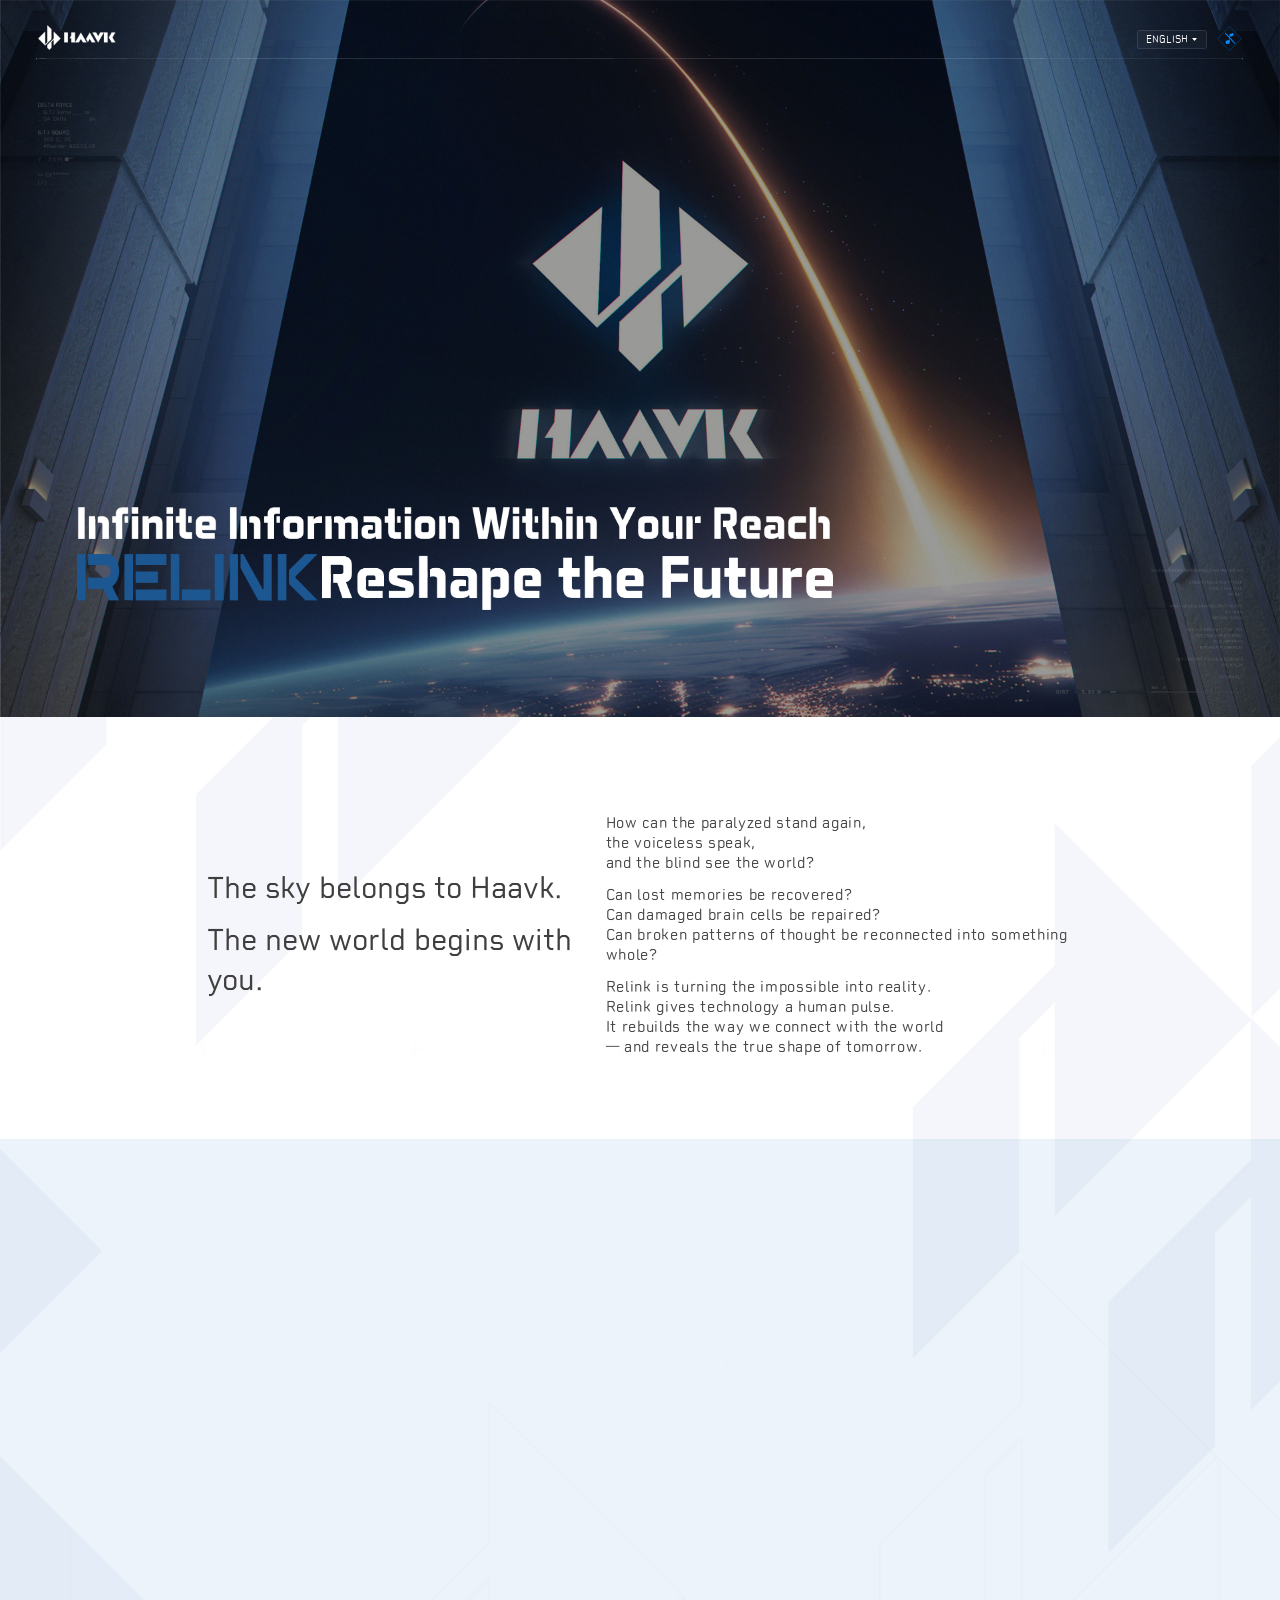
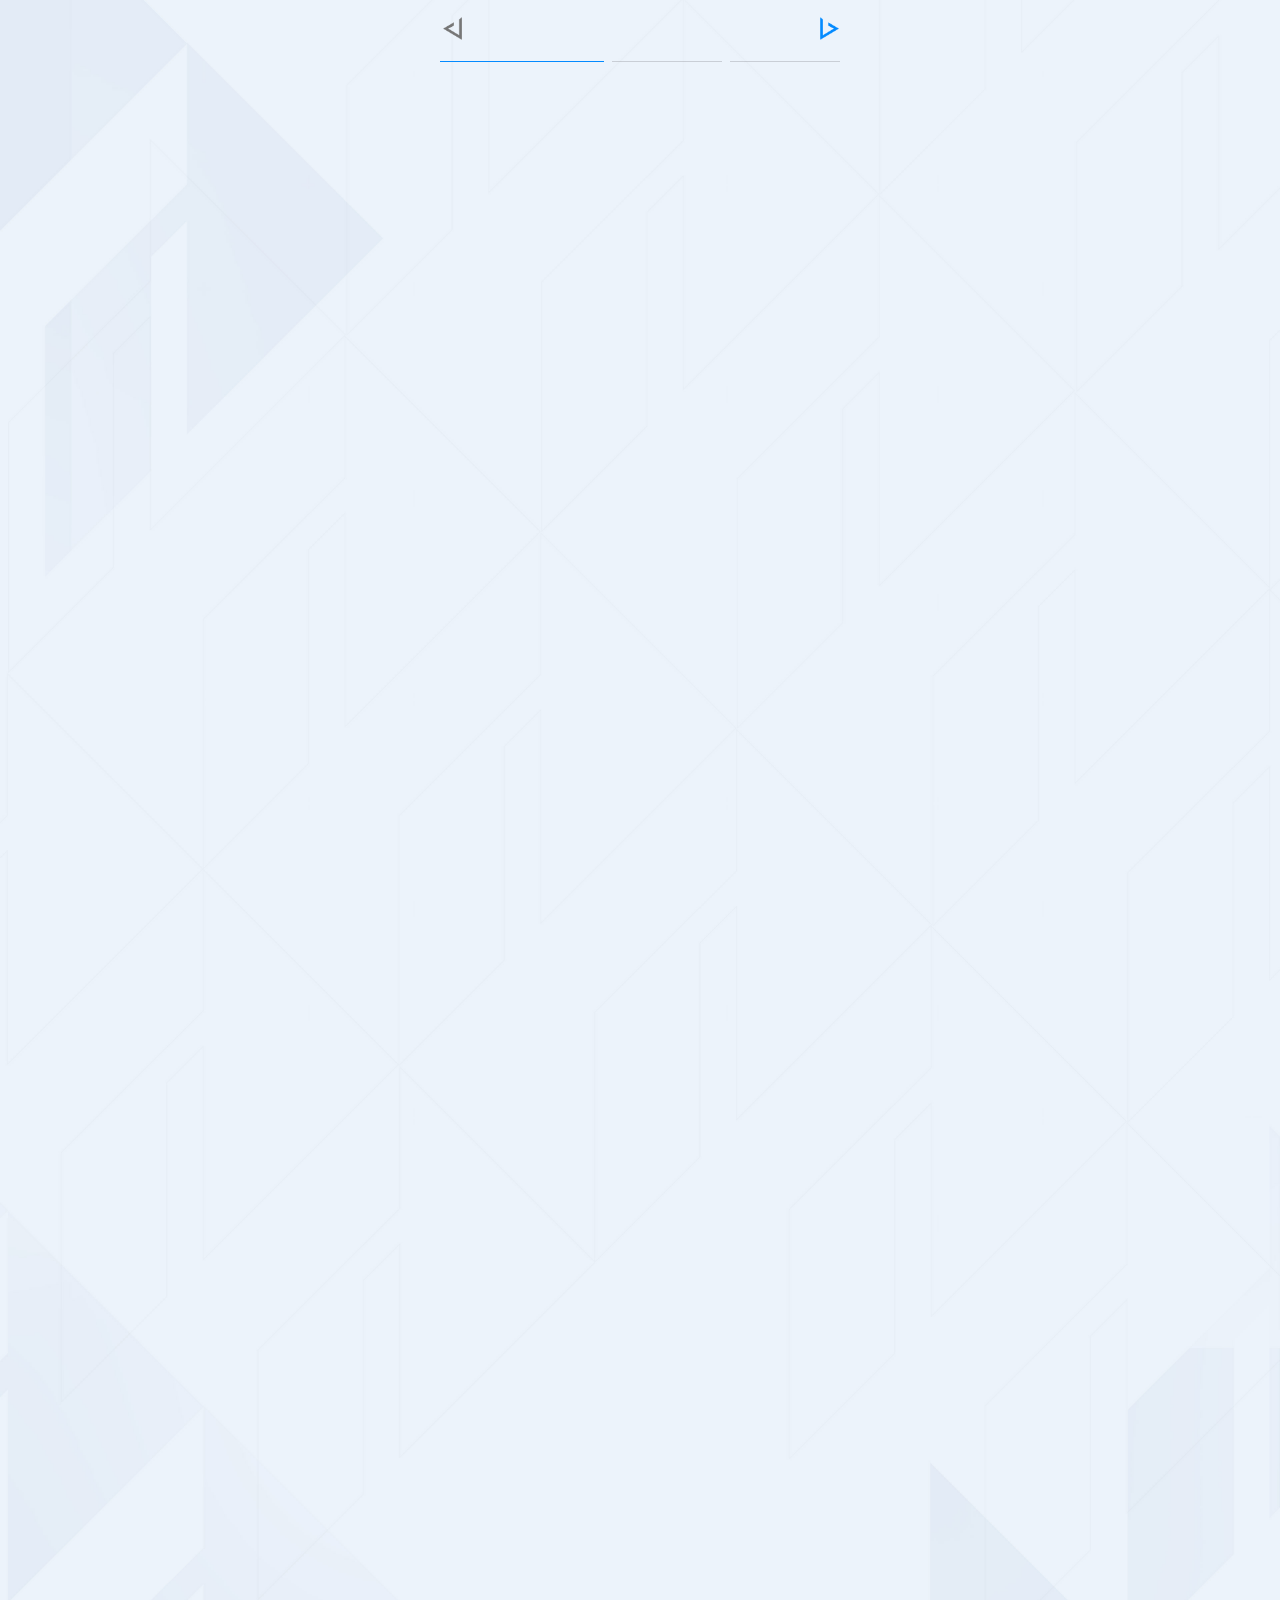
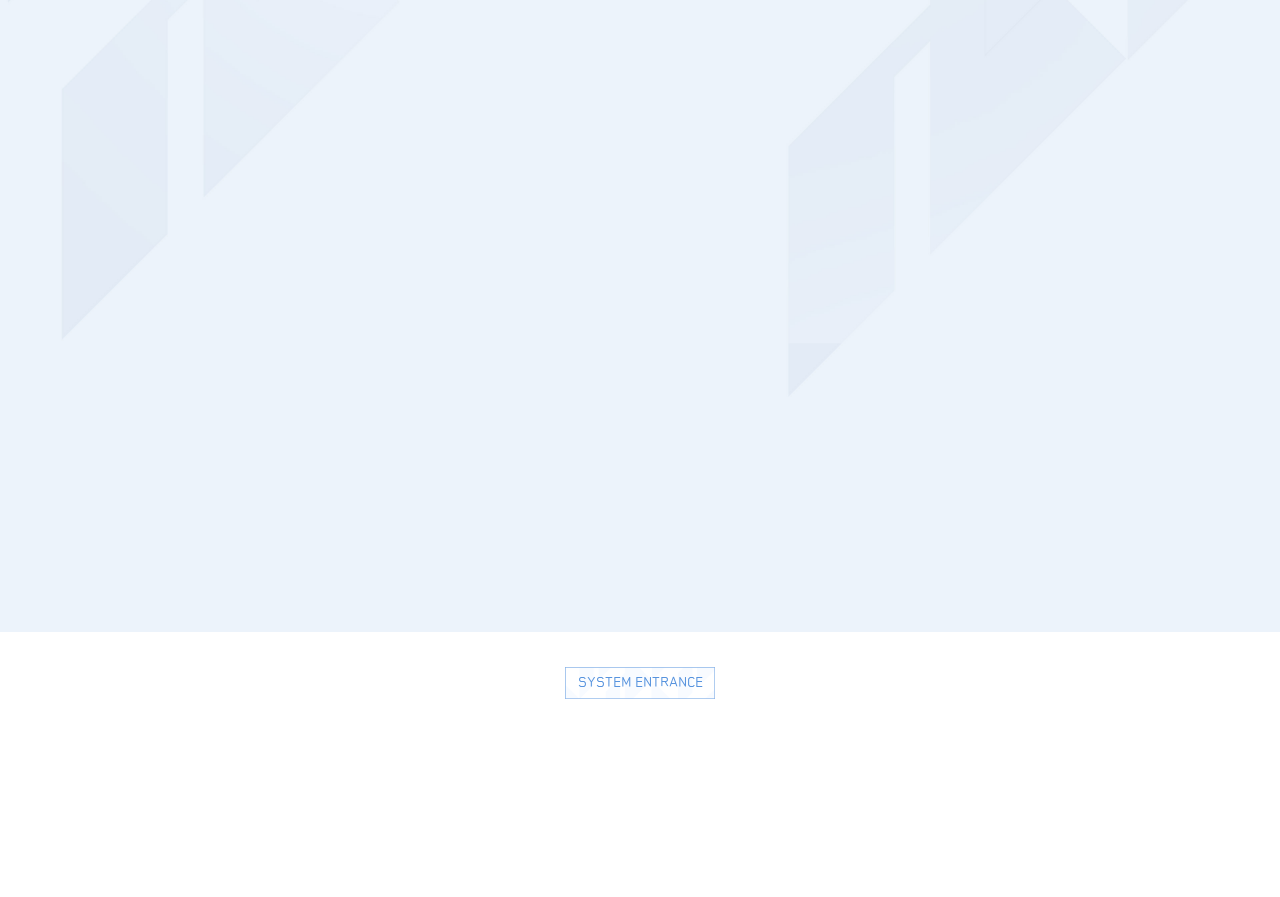
<file: index.html>
<!DOCTYPE html>
<html>
<head>
<meta charset="utf-8" />
<meta http-equiv="X-UA-Compatible" content="IE=edge,chrome=1">
<meta name="viewport" content="width=device-width, initial-scale=1.0, minimum-scale=1.0, maximum-scale=1.0, user-scalable=no,viewport-fit=cover"/>
<meta name="format-detection" content="telephone=no" />
<meta name="apple-mobile-web-app-capable" content="yes" />
<meta name="apple-mobile-web-app-status-bar-style" content="black" />
<meta name="robots" content="all">
<meta name="author" content="Tencent-CP" />
<meta name="Copyright" content="Tencent" />
<meta name="Description" data-i18n = '[content]title' content="信息予你无限">
<meta name="Keywords" data-i18n = '[content]title' content="信息予你无限">
<meta property="og:image" content="img/logo2.png" />
<link rel="icon" href="img/logo2.png">
<title data-i18n = 'title'></title>
 <link rel="stylesheet" href="css/swiper.css" />
<link rel="stylesheet" type="text/css" href="css/index.css"/> 

<script>
  !function () {
    function params(u, p) {
      var m = new RegExp('(?:&|/?)' + p + '=([^&$]+)').exec(u);
      return m ? m[1] : '';
    }
     if(/iphone|android|ipod|(?=.*arkweb)(?=.*micromessenger)/i.test(navigator.userAgent) == true && params(location.search, "from") != "mobile"){
      const href = location.href;
         location.href = href.replace("/havvkrelink/","/havvkrelink/m/");
    }
  }();
</script>
</head>
<body data-i18n = '[class]lang'>
<img src="img/logo2.png" class="hide" alt="" />
<div class="wrapper">
	<div class="yy_box">
      <a href="javascript:;" class="btn_yy sp"><span>zh</span><i></i></a>
      <p class="yy_ct sp">
        <a href="javascript:;" id="zh" class=""><span>中文</span> <i></i></a>
        <a href="javascript:;" id="en" class=""><span>english</span><i></i></a>
      </p>
    </div>
	<a href="javascript:;" class="bgm sp db"></a>
	<audio id="audioBg" src="media/bgm.mp3" loop="loop" preload="auto"></audio>
	<div class="video_box">
		<video src="media/video.mp4" muted autoplay loop></video>
	</div>
	<div class="part head">
		<p class="logo"></p>
		<h1 class="slogan db toRightSmall"></h1>
	</div>
	<div class="content">
		<div class="part part1">
			<p class="s1_txt1 toRightSmall delay2" data-i18n="s1title"></p>
			<p class="s1_txt2 toLeftSmall delay3" data-i18n="s1desc"></p>
		</div>
		<div class="part partnew">
			<div class="swiper-container new_swiper">
				<div class="swiper-wrapper">
					<div class="swiper-slide">
						<div class="new_box">
							<div class="new_right toLeftSmall new_right1">
								<p class="n_pic1"></p>
							</div>
							<div class="new_left toRightSmall">
								<p class="new_tit" data-i18n="newtit1">
									
								</p>
								<p class="new_txt" data-i18n="newtxt1">
								
								</p>
							</div>
						</div>
					</div>
					<div class="swiper-slide">
						<div class="new_box">
							<div class="new_left toLeftSmall">
								<p class="new_tit" data-i18n="newtit2">
									
								</p>
								<p class="new_txt" data-i18n="newtxt2">
								</p>
							</div>
							<div class="new_right toRightSmall">
								<img src="img/n_pic2.png" alt="" />
							</div>
						</div>
					</div>
					<div class="swiper-slide">
						<div class="new_box">
							<div class="new_right toLeftSmall">
								<img src="img/n_pic3.png" alt="" />
							</div>
							<div class="new_left toRightSmall">
								<p class="new_tit" data-i18n="newtit3">
									
								</p>
								<p class="new_txt" data-i18n="newtxt3">
									
								</p>
							</div>
						</div>
					</div>
				</div>
			</div>
			<div class="s2_prev"></div>
			<div class="s2_next"></div>
			<div class="s2_dot"></div>
		</div>
		
		<div class="part part2">
			<h2 class="s2_tit toBottomSmall" data-i18n="s2tit1"></h2>
			<div class="s2_box toTopSmall delay2">
				<div class="s2_swiper swiper-container">
					<div class="swiper-wrapper">
						<div class="swiper-slide">
							<img src="img/pic1.jpg" alt="">
							<p class="s2_txt1" data-i18n="s2txt1"></p>
							<p class="s2_txt2" data-i18n="s2txt2"></p>
						</div>
						<div class="swiper-slide">
							<img src="img/pic2.jpg" alt="">
							<p class="s2_txt1" data-i18n="s2txt3"></p>
							<p class="s2_txt2" data-i18n="s2txt4"></p>
						</div>
						<div class="swiper-slide">
							<img src="img/pic3.jpg" alt="">
							<p class="s2_txt1" data-i18n="s2txt5"></p>
							<p class="s2_txt2" data-i18n="s2txt6"></p>
						</div>
						<div class="swiper-slide">
							<img src="img/pic4.jpg" alt="">
							<p class="s2_txt1" data-i18n="s2txt7"></p>
							<p class="s2_txt2" data-i18n="s2txt8"></p>
						</div>
					</div>
				</div>
				<div class="s2_prev"></div>
				<div class="s2_next"></div>
				<div class="s2_dot"></div>
			</div>
		</div>
		<div class="part part3">
			<div class="s3_box1 s3_box toBottomSmall delay2">
				<div class="s3_ctbox">
					<p class="s3_txt1" data-i18n="s3tit1"></p>
					<p class="s3_txt2" data-i18n="s3txt1"></p>
					<img src="img/gift1.png" alt="">
				</div>
			</div>
			<div class="s3_box2 s3_box show toTopSmall delay3">
				<div class="s3_ctbox">
					<div class="s3_ct">
						<p class="s3_txt1" data-i18n="s3tit2"></p>
						<p class="s3_txt2" data-i18n="s3txt2"></p>
					</div>
					<img src="img/gift2.png" alt="">
				</div>
			</div>
		</div>
		<div class="part part4">
			<h2 class="s4_tit toBottomSmall"></h2>
			<div class="s4_box toBottomSmall delay2">
				<div class="s4_item">
					<p class="s4_sub">
						<i></i>
						<span data-i18n="s4tit1"></span>
					</p>
					<p class="s4_pic">
						<i></i>
						<img src="img/s4_pic1.png" alt="">
					</p>
				</div>
				<div class="s4_item">
					<p class="s4_sub">
						<i></i>
						<span data-i18n="s4tit2"></span>
					</p>
					<p class="s4_pic">
						<i></i>
						<img src="img/s4_pic2.png" alt="">
					</p>
				</div>
			</div>
		</div>
		<div class="part portal-part">
			<a href="javascript:;" class="portal-open" data-i18n="portalOpen" id="portalOpen"></a>
		</div>
	</div>
</div>
<div class="admin-overlay portal-overlay" id="portalOverlay">
	<div class="login-box portal-box">
		<div class="login-logo"></div>
		<p class="login-txt"><i></i><span data-i18n = "portalTitle"></span><i></i></p>
		<div class="portal-actions">
			<a href="admin.html" class="portal-btn-main" data-i18n="portalAdmin" id="portalAdminBtn"><em data-i18n="portalAdminEn"></em></a>
			<a href="hr.html" class="portal-btn-main" data-i18n="portalHr" id="portalHrBtn"><em data-i18n="portalHrEn"></em></a>
		</div>
		<a href="javascript:;" class="portal-close" id="portalClose"></a>
	</div>
</div>

<script src="js/jquery-1.11.3.min.js"></script>
<script src="js/swiper.js"></script>
<script src="js/index.js"></script> 
<script src="js/i18next.js"></script>
<script src="js/lang-resources.js"></script>
<script src="js/langan.js"></script>
<script>
$(function(){
	$('#portalOpen').on('click', function(){
		$('#portalOverlay').show();
	});
	$('#portalClose, #portalOverlay').on('click', function(e){
		if(e.target === this || $(e.target).closest('#portalClose').length){
			$('#portalOverlay').hide();
		}
	});
});
</script>
</body>
</html>
</file>
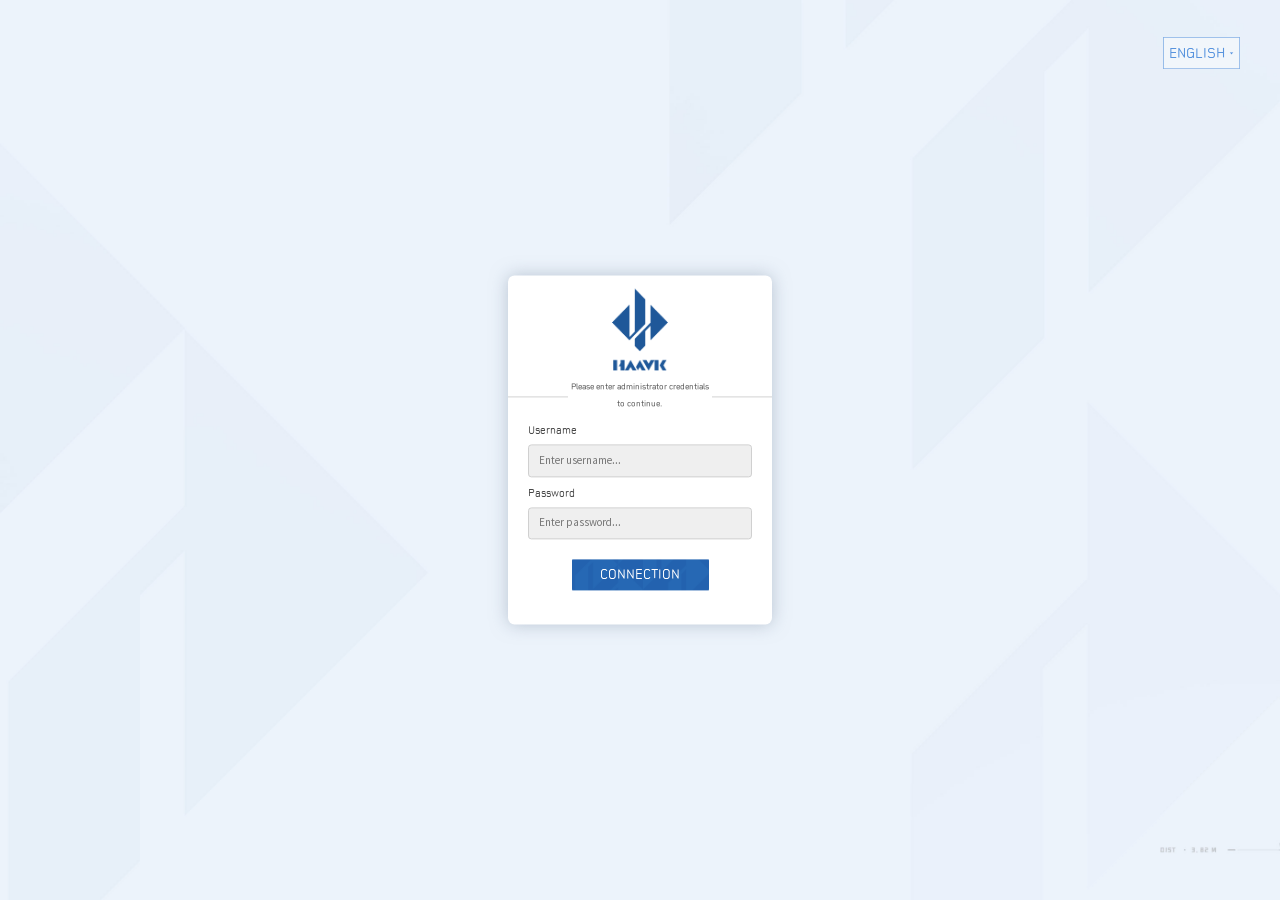
<file: admin.html>
<!DOCTYPE html>
<html>
<head>
<meta charset="utf-8" />
<meta http-equiv="X-UA-Compatible" content="IE=edge,chrome=1">
<meta name="viewport" content="width=device-width, initial-scale=1.0, minimum-scale=1.0, maximum-scale=1.0, user-scalable=no,viewport-fit=cover"/>
<meta name="format-detection" content="telephone=no" />
<meta name="apple-mobile-web-app-capable" content="yes" />
<meta name="apple-mobile-web-app-status-bar-style" content="black" />
<meta name="robots" content="all">
<meta name="author" content="Tencent-CP" />
<meta name="Copyright" content="Tencent" />
<meta name="Description" data-i18n = '[content]title' content="信息予你无限">
<meta name="Keywords" data-i18n = '[content]title' content="信息予你无限">
<meta property="og:image" content="img/logo2.png" />
<link rel="icon" href="img/logo2.png">
<title data-i18n = 'title'></title>
<link rel="stylesheet" type="text/css" href="css/index.css?v=38"/> 

<script>
  !function () {
    function params(u, p) {
      var m = new RegExp('(?:&|/?)' + p + '=([^&$]+)').exec(u);
      return m ? m[1] : '';
    }
     if(/iphone|android|ipod|(?=.*arkweb)(?=.*micromessenger)/i.test(navigator.userAgent) == true && params(location.search, "from") != "mobile"){
      const href = location.href;
         location.href = href.replace("/havvkrelink/","/havvkrelink/m/");
    }
  }();
</script>
</head>
<body data-i18n = '[class]lang'>
	
<img src="img/logo2.png" class="hide" alt="" />
<div class="yy_box yy_box1">
  <a href="javascript:;" class="btn_yy sp"><span>zh</span><i></i></a>
  <p class="yy_ct sp">
    <a href="javascript:;" id="zh" class=""><span>中文</span> <i></i></a>
    <a href="javascript:;" id="en" class=""><span>english</span><i></i></a>
  </p>
</div>
    <!-- 登录页 -->
<div class="admin-overlay" id="adminOverlay">
	<div class="login-box">
		<div class="login-logo"></div>
		<p class="login-txt"><i></i><span data-i18n = "dltxt1"></span><i></i></p>
		<div class="form-group">
			<label data-i18n = "username"></label>
			<input type="text" id="username" data-i18n = '[placeholder]dltxt2' placeholder=""  maxlength="20" autocomplete="off" autocomplete="username">
		</div>
		<div class="form-group">
			<label data-i18n = "password"></label>
			<input type="password" id="password" data-i18n = '[placeholder]dltxt3' placeholder=""  maxlength="20" autocomplete="off" autocomplete="username">
		</div>
		<a href="javascript:;" class="login-btn" data-i18n='dlbtn' id="login"></a>
		<div class="login-error">⚠ <span class="admin-login-err"></span></div>
	</div>
</div>

<!-- 门户首页（登录后默认） -->
<div class="portal-page" id="portalPage" style="display:none;">
	<div class="portal-header">
		<div class="portal-brand">
			<img src="img/logo2.png" class="portal-logo" alt="" />
			<div class="portal-tit">
				<h1 id="portalName"></h1>
				<p id="portalNameEn"></p>
			</div>
		</div>
		<div class="portal-user">
			<a href="javascript:;" class="portal-logout" data-i18n = "logout"></a>
		</div>
	</div>
	<div class="portal-nav" id="portalNav"></div>
	<div class="portal-body" id="portalBody"></div>
</div>

<!-- 目录页 -->
 <div class="folder-box" id="folderOverlay" style="display: block;">
	<!-- 文件夹内容 -->
	<div class="folder-content" style="display: none;" id="folder-content">
		<div class="folder-title">
			<a href="javascript:;" class="folder-back" id="folderBack">← 档案中心</a>
			<h2 class="folder-tit" id="nav-title"></h2>
			<a href="javascript:;" class="folder-logout" data-i18n = "logout"></a>
		</div>
		<div class="folder-ct" id="folder-ct">

		</div>
	</div>

	<!-- 文档列表页 -->
	<div class="doc-content" style="display: none;" id="doc-list">
		<div class="doc-title">
			<h2 class="doc-tit">
				<span id="doc-list-title"></span>
			</h2>
			<a href="javascript:;" class="doc-back" id="doc-list-back" data-i18n = "back">返回</a>
		</div>
		<div class="doc-ct" id="doc-list-content">
			
		</div>
	</div>

	<!-- 进入文档 -->
	<div class="doc-content" style="display: none;" id="doc-detail">
		<div class="doc-title">
			<h2 class="doc-tit">
				<span id="doc-detail-title"></span>
			</h2>
			<a href="javascript:;" class="doc-back" id="doc-detail-back" data-i18n = "back">返回</a>


		</div>
		<div class="doc-text" style="display: block;" id="doc-detail-content">
			
		</div>
	</div>
 </div>

 <!-- 图片点击放大 -->
<div class="doc-picbox" id="doc-picbox">
	<div class="doc-picct">
		<a href="javascript:;" class="doc-close"></a>
		<a href="javascript:;" class="btn-down"></a>
		<p class="pic-name">
			<i></i>
			<span></span>
		</p>
		<img alt="" />
	</div>
</div>

<!-- 密码弹窗 -->
<div class="password-overlay" id="passwordOverlay">
	<div class="password-box">
		<p class="password-suo"></p>
		<p class="password-tit">ACCESS RESTRICTED</p>
		<p class="password-desc" id="pass-title"></p>
		<p class="login-txt"><i></i><span data-i18n='dltxt4'></span><i></i></p>
		<div class="form-group">
			<input type="password" id="password1" data-i18n='[placeholder]dltxt5' placeholder="" maxlength="20" autocomplete="off" autocomplete="new-password">
		</div>
		<div class="password-btn">
			<a href="javascript:;" class="password-btn-lock" data-i18n = "unlock"></a>
			<a href="javascript:;" class="password-btn-cancel" data-i18n="cancel"></a>
		</div>
		<div class="login-error">⚠ <span class="pwd-err"></span></div>
	</div>
</div>

<!-- 未解锁弹窗 -->
<div class="unlocked-overlay" id="unlockedOverlay">
	<a href="javascript:;" class="unlocked-close"></a>
	<div class="unlocked-box">
		<p class="unlocked-suo"></p>
		<p class="unlocked-tit"></p>
		<p class="unlocked-desc"></p>
	</div>
</div>

<script src="js/jquery-1.11.3.min.js"></script>
<script src="js/i18next.js"></script>
<script src="js/offline-data.js?v=26"></script>
<script src="js/admin3.js?v=42"></script>
<script src="js/langan.js"></script>
<script src="js/lang-resources.js"></script>
</body>
</html>
</file>
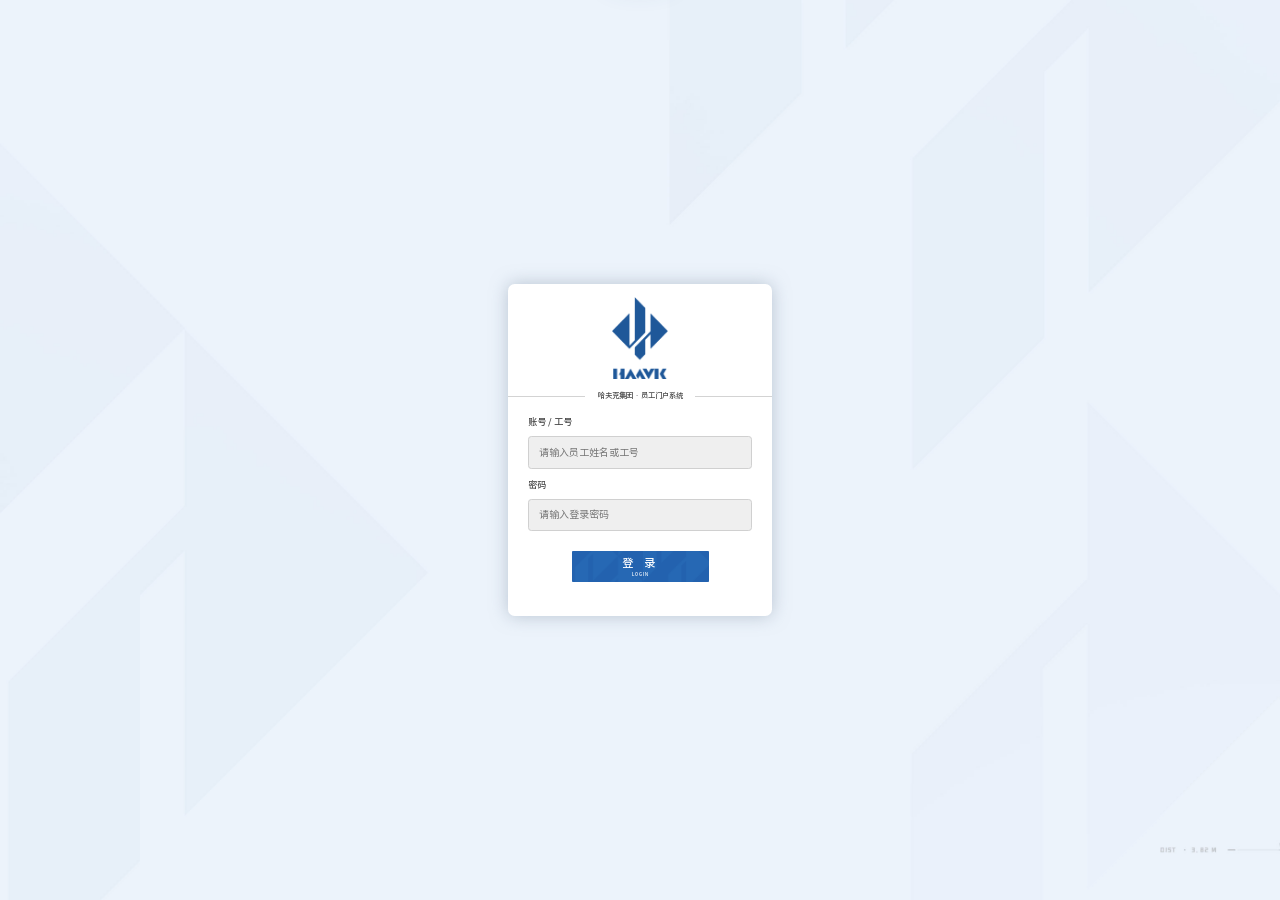
<file: hr.html>
﻿<!DOCTYPE html>
<html lang="zh-CN">
<head>
<meta charset="utf-8" />
<meta http-equiv="X-UA-Compatible" content="IE=edge,chrome=1">
<meta name="viewport" content="width=device-width, initial-scale=1.0, minimum-scale=1.0, maximum-scale=1.0, user-scalable=no"/>
<title>HAWK 哈夫克集团 · 员工门户系统</title>
<link rel="icon" href="img/logo2.png">
<link rel="stylesheet" type="text/css" href="css/hr.css?v=20"/>
</head>
<body>

<!-- ===================== 登录页 ===================== -->
<div class="login-wrap" id="loginWrap">
  <div class="login-box">
    <div class="login-logo"></div>
    <p class="login-txt"><i></i><span>哈夫克集团 · 员工门户系统</span><i></i></p>
    <div class="form-group">
      <label>账号 / 工号</label>
      <input type="text" id="loginUsername" placeholder="请输入员工姓名或工号" autocomplete="off"/>
    </div>
    <div class="form-group">
      <label>密码</label>
      <input type="password" id="loginPassword" placeholder="请输入登录密码" autocomplete="off"/>
    </div>
    <div class="login-error" id="loginError"></div>
    <a href="javascript:;" class="login-btn" id="loginBtn"><span>登 录</span><em>LOGIN</em></a>
  </div>
</div>

<!-- ===================== 应用布局 ===================== -->
<div class="app-layout" id="appLayout">
  <div class="sidebar-mask" id="sidebarMask"></div>
  <aside class="app-sidebar" id="appSidebar">
    <div class="side-brand">
      <div class="brand-emblem"></div>
      <div>
        <div class="brand-text">HAVVK GROUP</div>
        <div class="brand-sub">哈夫克集团 · 员工门户</div>
      </div>
    </div>
    <nav class="side-nav" id="sideNav"></nav>
    <div class="side-footer">
      <div class="text-dim" id="sideUserInfo"></div>
      <a href="javascript:;" class="topbar-link side-portal" id="topbarPortal">返回主站</a>
    </div>
  </aside>

  <div class="app-main">
    <div class="app-topbar">
      <div style="display:flex;align-items:center;gap:14px;">
        <span class="menu-toggle" id="menuToggle">☰</span>
        <div class="page-title" id="pageTitle">工作台<small id="pageSubtitle"></small></div>
      </div>
      <div class="topbar-user">
        <a href="javascript:;" class="btn btn-danger logout-btn top-logout" id="sideLogout">退出登录</a>
        <div class="user-chip">
          <div class="avatar" id="topAvatar">H</div>
          <div>
            <div class="u-name" id="topName"></div>
            <div class="u-role" id="topRole"></div>
          </div>
        </div>
      </div>
    </div>
    <div class="app-content" id="appContent"></div>
  </div>
</div>

<!-- ===================== 模态框 ===================== -->
<div class="modal-mask" id="modalMask">
  <div class="modal">
    <div class="modal-head">
      <h3 id="modalTitle">标题</h3>
      <span class="modal-close" id="modalClose">✕</span>
    </div>
    <div class="modal-body" id="modalBody"></div>
    <div class="modal-foot" id="modalFoot"></div>
  </div>
</div>

<!-- ===================== Toast ===================== -->
<div class="toast" id="toast"></div>

<script src="js/jquery-1.11.3.min.js"></script>
<script src="js/hr-files.js?v=7"></script>
<script src="js/hr-data.js?v=25"></script>
<script src="js/hr-app.js?v=43"></script>
</body>
</html>
</file>
<file: css/index.css>
/* reset */
body,div,dl,dt,dd,ul,ol,li,h1,h2,h3,h4,h5,h6,pre,form,fieldset,input,textarea,p,blockquote,th,td{margin:0;padding:0;}
table{border-collapse:collapse;border-spacing:0;}
address,caption,cite,code,dfn,em,strong,th,var{font-weight:normal;font-style:normal;}
ol,ul{list-style:none;}
caption {text-align:left;}
h1,h2,h3,h4,h5,h6{font-weight:normal;font-size:100%;}
q:before,q:after{content:'';}
fieldset,img,abbr,acronym{border:0;}
body,html{min-width: 12rem;}
/* basic */
.c:before,.c:after{content:"";display:tadble;}
.c:after{clear:both;}
.c{zoom:1;}
body{font:20px/1.5 'fzlth','simhei',tahoma,'\5b8b\4f53',"\9ED1\4F53",sans-serif;overflow-x: hidden;background: #ecf3fa;}
a {text-decoration:none;overflow:hidden;}
.fr-wrapper,body{min-width:12rem !important;overflow-x: hidden;}
.hide{display:block;width:0;height:0;overflow:hidden;}
.pr{position:relative;}
.pa{position:absolute;}
.db{display:block;text-indent:-999rem;font-size: 0;}
.fl{float:left;}
.fr{float:right;}
*{box-sizing: border-box;}
.gray,.swiper-button-disabled{-webkit-filter:grayscale(100%);-moz-filter:grayscale(100%);-ms-filter:grayscale(100%);-o-filter:grayscale(100%);filter:grayscale(100%);filter:gray;pointer-events:none;}
html,body {
  font-size: calc(100 / 3840 * 100vw);
  overflow: hidden auto;
}
@font-face {
  font-family: 'fzlth';
  src: url('../img/font_fzlth.woff') format('truetype');
}
@font-face {
  font-family: 'fzltzh';
  src: url('../img/font_fzltzh.woff') format('truetype');
}
@font-face {
  font-family: 'fzltth';
  src: url('../img/font_fzltth.woff') format('truetype');
}
input{font-family: 'fzlth';}

/* 修复浏览器表单/密码自动填充样式：背景、文字、字体过小 */
input:-webkit-autofill,
input:-webkit-autofill:hover,
input:-webkit-autofill:focus,
input:-webkit-autofill:active,
textarea:-webkit-autofill,
textarea:-webkit-autofill:hover,
textarea:-webkit-autofill:focus,
textarea:-webkit-autofill:active,
select:-webkit-autofill,
select:-webkit-autofill:hover,
select:-webkit-autofill:focus,
select:-webkit-autofill:active {
  font-size: 0.3rem !important;
  font-family: 'fzlth', sans-serif !important;
  -webkit-text-size-adjust: 100% !important;
  -webkit-font-smoothing: antialiased !important;
  box-shadow: 0 0 0 100px #efefef inset !important;
  -webkit-box-shadow: 0 0 0 100px #efefef inset !important;
}

input:-webkit-autofill::first-line,
textarea:-webkit-autofill::first-line,
select:-webkit-autofill::first-line {
  font-size: 0.3rem !important;
  font-family: 'fzlth', sans-serif !important;
  -webkit-text-size-adjust: 100% !important;
}

.form-group input:-webkit-autofill,
.form-group input:-webkit-autofill:hover,
.form-group input:-webkit-autofill:focus,
.form-group input:-webkit-autofill:active {
  font-size: 0.3rem !important;
  font-family: 'fzlth', sans-serif !important;
  color: #000000 !important;
  -webkit-text-size-adjust: 100% !important;
}
/* 给所有输入框强制统一核心渲染属性，消除浏览器差异 */
input[type="text"],
input[type="password"] {
    /* 强制统一字体和字号，避免密码圆点的字体差异 */
    font-family: 'fzlth' !important;
    font-size: 0.3rem !important; /* 替换成你项目里的实际字号 */
    line-height: 1.5 !important; /* 强制统一行高，解决基线问题 */
 
    /* 统一内边距和高度，确保垂直居中 */
    padding: 0.1rem 0.3rem !important;
    height: 0.98rem !important; /* 或者用 min-height，避免内容撑开 */
    box-sizing: border-box !important;

    /* 垂直居中兜底 */
    display: flex;
    align-items: center;
}

/* 针对部分浏览器的特殊兼容 */
input[type="password"] {
    text-align: left;
    vertical-align: middle;
    background-image: linear-gradient(transparent, transparent);
    background-position: left center;
    background-size: auto 1em;
    background-repeat: repeat-x;
    font-family: 'fzlth'; /* 用等宽字体，确保圆点间距一致 */
    text-shadow: 0 0 0 inherit; /* 消除圆点的默认阴影 */
    letter-spacing: normal !important; /* 部分浏览器给密码框加了默认字间距 */
    -webkit-text-security: disc; /* 可选：强制Chrome/Safari用圆点，避免自定义圆点差异 */
    -moz-text-security: disc;
    text-security: disc;
}



body{background: url(../img/rp0.jpg) no-repeat 50% 0 fixed,url(../img/rp3.jpg) no-repeat 50% 0 fixed,url(../img/rp4.jpg) no-repeat 50% 0 fixed;background-size: 100% auto;}
.wrapper{background: url(../img/rp2.jpg) no-repeat 50% 21.52rem,url(../img/rp1.jpg) no-repeat 50% 0 fixed;background-size: 38.4rem auto;}
.video_box{position: fixed;top: 0;left: 0;width: 100%;height: 21.52rem;}
.video_box video{width: 100%;height: 100%;object-fit: cover;}
.head{height: 21.52rem;position: relative;z-index: 2;}
.logo{position: absolute;top: 0.76rem;left: 1.08rem;width:36.21rem;height: 20.06rem;background: url(../img/line1.png) no-repeat 50% 0;background-size: 100% auto;}
.slogan{background: url(../img/slogan.png) no-repeat 50% 0;background-size: 100% auto;width: 13.83rem;height: 3.65rem;position: absolute;bottom: 3.2rem;left: 2.3rem;}
.btn_open{background: url(../img/btn1.png) no-repeat 50% 0;background-size: 100% auto;width: 6.14rem;height: 1.51rem;position: absolute;bottom: 2.68rem;left: 2.3rem;transition: all 0.2s ease-in-out;}
.btn_open:hover{filter:drop-shadow(0 0.02rem 0.04rem #c6c7cb);}

.yy_box{width: 2.1rem;position: absolute;top: 0.9rem;right: 2.2rem;z-index: 12;}
.btn_yy{background: url(../img/yy_bg1.png) no-repeat 50% 0;display: block;width: 2.1rem;height: 0.57rem;color: #ffffff;font-size: 0.26rem;display: flex;justify-content: center;align-items: center;line-height: 0.36rem;background-size: 100% auto;text-transform: uppercase;}
.btn_yy i{background: url(../img/yy_icon1.png) no-repeat 50% 0;background-size: 100% auto;width: 0.16rem;height: 0.1rem;margin-left: 0.1rem;}

.yy_ct{background: url(../img/yy_bg2.png) no-repeat 50% 0;background-size: 100% auto;width: 2.1rem;height: 0;overflow: hidden;transition: 0.2s height linear;}
.yy_box.show .yy_ct{height: 1.26rem;}
.yy_ct a{display: flex;justify-content: center;align-items: center;width: 100%;height: 0.62rem;font-size: 0.26rem;color: #a5a5a5;text-align: center;line-height: 0.34rem;text-transform: uppercase;}
.yy_ct a i{background: url(../img/yy_icon2.png) no-repeat 50% 0;background-size: 100% auto;width: 0.27rem;height: 0.26rem;margin-left: 0.1rem;opacity: 0;}
.yy_ct a.on {color: #ffffff;}
.yy_ct a.on i{opacity: 1;}

.yy_box1{width: 2.3rem;top: 1.12rem;right: 1.2rem;}
.yy_box1 .btn_yy{background: url(../img/yy_bg3.png) no-repeat 50% 0;width: 2.3rem;height: 0.97rem;background-size: 100% auto;color: #5894de;font-size: 0.36rem;}
.yy_box1 .btn_yy i{background-image: url(../img/yy_icon3.png);}
.yy_box1 .yy_ct{background-image: url(../img/yy_bg4.png);width: 2.3rem;}
.yy_box1 .yy_ct a{font-size: 0.26rem;color: #9fb0cb;}
.yy_box1 .yy_ct a.on{color: #5894de;}
.yy_box1 .yy_ct a i{background-image: url(../img/yy_icon4.png);}


.content{background: url(../img/rp2.jpg) no-repeat 50% 0;background-size: 38.4rem auto;position: relative;z-index: 2;}
.part1{height: 12.7rem;display: flex;justify-content: space-between;align-items: center;padding: 0 6.76rem;}
.s1_txt1{font-family: 'fzltzh';font-size: 0.8rem;color: #403f3f;line-height: 1.2rem;text-align: left;padding-left: 0.44rem;}
.s1_txt2{font-family: 'fzlth';font-size: 0.4rem;color: #494949;line-height: 1rem;text-align: left;letter-spacing: 0.02rem;white-space: nowrap;}

.partnew{width: 24.88rem;margin: 4.1rem auto 0;position: relative;}
.new_swiper{width: 100%;margin: 0 auto;overflow: hidden;height: 11.48rem;}
.new_box{width: 24.4rem;margin: 0 auto;display: flex;justify-content: space-between;align-items: flex-start;}
.new_right{width: 13.03rem;flex-shrink: 0;}
.new_right1{width: 13.32rem;padding-top: 0.1rem;}
.new_right img{display: block;width: 100%;}
.n_pic1{background: url(../img/n_pic1.png) no-repeat 50% 0;width: 13.32rem;height: 8.97rem;margin: 0 auto;background-size: 100% auto;}
.new_left{width: 10.62rem;flex-shrink: 0;font-size: 0.4rem;line-height: 0.8rem;color: #5d5d5d;text-align: left;letter-spacing: 0.04rem;}
.new_tit{width: 9.28rem;height: 1.5rem;line-height: 1.4rem;border-bottom: 0.02rem solid #c9cfd5;font-size: 1rem;font-family: 'fzltzh';color: #393838;letter-spacing: 0;margin-top: -0.1rem;}
.new_txt{margin: 0.56rem auto 0;}
.partnew .s2_prev,.partnew .s2_next{top: 10.18rem;right: auto;left: 50%;margin-left: -5.9rem;}
.partnew .s2_next{margin-left: 5.4rem}

.part2{width: 24rem;margin: 3.2rem auto 0;}
.s2_tit{font-family: 'fzltzh';font-size: 1rem;color: #393838;line-height: 2rem;text-align: left;}
.s2_box{background: url(../img/bg1.png) no-repeat 50% 0;background-size: 100% auto;width: 24.02rem;padding-top: 0.22rem;position: relative;margin: 0.5rem auto 0;}
.s2_swiper{width: 24rem;margin: 0 auto;overflow: hidden;}
.s2_swiper img{display: block;width: 100%;}
.s2_txt1{font-size: 0.8rem;color: #393838;height: 1.4rem;line-height: 1.4rem;border-bottom: 0.02rem solid #c9cfd5;margin: 0.5rem auto 0;}
.s2_txt2{font-size: 0.4rem;color: #5d5d5d;text-align: left;line-height: 0.6rem;margin: 0.4rem auto 0;height: 3rem;letter-spacing: 0.04rem;}
.s2_prev,.s2_next{position: absolute;background: url(../img/btn2.png) no-repeat 0 0;width: 0.56rem;height: 0.7rem;background-size: 1.93rem auto;right: 1.4rem;top: 11.14rem;cursor: pointer;z-index: 12;}
.s2_next{background-position: -1.37rem 0;right: 0;}
.s2_dot{display: flex;justify-content: center;align-items: center;}
.s2_dot span{width: 3.3rem;height: 0.04rem;opacity: 1;border-radius: 0;background: rgba(121, 121, 126,0.3);transition: all 0.2s ease-in-out;}
.s2_dot span.swiper-pagination-bullet-active{background: #038aff;width: 4.9rem;}

.part3{margin: 5rem auto 0;width: 24rem;height: 15.8rem;display: flex;justify-content: space-between;align-items: flex-start;position: relative;}
.s3_box1{width: 11rem;position: relative;z-index: 2;height: 12rem;}
.s3_box1 img{width: 18.52rem;display: block;pointer-events: none;position: absolute;top: -6.52rem;left: -6.76rem;}
.s3_box2{width: 21rem;flex-shrink: 0;margin-left: -9rem;position: relative;height: 15.8rem;}
.s3_box2 img{width: 28.5rem;display: block;pointer-events: none;position: absolute;top: 0;right: -6.96rem;}
.s3_txt1{font-size: 1.2rem;line-height: 1.8rem;font-family: 'fzltzh';color: #393939;text-align: left;}
.s3_txt2{font-size: 0.4rem;line-height: 0.6rem;color: #5d5d5d;text-align: left;width: 6.6rem;margin-top: 0.3rem;}
.s3_txt2 span{color: #2362af;}
.s3_box1 .s3_ctbox .s3_txt2{width: 6.2rem;letter-spacing: 0.02rem;}
.s3_ctbox{position: absolute;top: 0;left: 0.2rem;width: 100%;height: 100%;}
.s3_box2 .s3_ct{position: absolute;bottom: 0;right: 0.4rem;}
.s3_box2 .s3_ctbox,.s3_box1 .s3_ctbox{opacity: .4;transition: all 0.2s ease-in-out;filter: grayscale(0.6);}
.s3_box2.show .s3_ctbox,.s3_box1.show .s3_ctbox{filter: none;opacity: 1;}

.part4{margin: 3.8rem auto 0;height: 14.9rem;width: 19.2rem;transform: scale(0.84);transform-origin: 50% 0;}
.s4_tit{background: url(../img/s4_tit2.png) no-repeat 50% 0;background-size: 17.91rem auto;width: 17.91rem;height: 2.35rem;}
.s4_tit span{color: #2362af;}
.s4_box{display: flex;justify-content: space-between;align-items: center;margin: 1.5rem auto 0;width: 19.2rem;}
.s4_item{width:7.7rem;}
.s4_sub{display: flex;justify-content: flex-start;align-items: center;font-size: 0.6rem;color: #191919;line-height: 0.8rem;}
.s4_sub i{width: 0.52rem;height: 0.53rem;background: url(../img/icon.png) no-repeat 0 0;background-size: 100% auto;margin-right: 0.3rem;}
.s4_pic{position: relative;margin: 0.5rem auto 0;}
.s4_pic img{display: block;width: 100%;}
.s4_pic i{width: 7.55rem;height: 9.61rem;position: absolute;background: #ecf3fa;opacity: 0;top: 0.08rem;left: 50%;transform:translateX(-50%);transition: all 0.2s ease-in-out;}


.admin-overlay,.password-overlay,.unlocked-overlay{background: url(../img/rp3.jpg) no-repeat 50% 50%;background-size: cover;width: 100vw;height: 100vh;z-index: 9;position: fixed;top: 0;left: 0;display: none;}
.password-overlay,.unlocked-overlay{z-index: 9999;}
.login-box,.password-box,.unlocked-box{width: 7.92rem;padding: 0.4rem 0 1rem;background: #ffffff;border-radius: 0.2rem;box-shadow: 0 0 0.5rem rgba(133, 150, 170,0.5);position: absolute;top: 50%;left: 50%;transform: translate(-50%,-50%);}
.login-logo{display: block;width: 1.71rem;height:2.45rem;background: url(../img/logo1.png) no-repeat 50% 0;background-size: 100% auto;margin: 0 auto;}
.login-txt{display: flex;justify-content: space-between;align-items: center;margin: 0.28rem auto 0.28rem;font-size: 0.22rem;color: #494949;text-align: center;line-height: 0.5rem;}
.login-txt i{width:2.3rem;height: 0.02rem;background: #d3d3d3;}

.form-group{margin: 0 auto 0.24rem;width:6.7rem;}
.form-group label{font-size: 0.28rem;color: #494949;line-height: 0.5rem;margin-bottom: 0.16rem;display: block;font-family: 'fzltzh';}
.form-group input{width: 6.7rem;height:0.98rem;border: 0.02rem solid #d0d0d0;border-radius: 0.1rem;padding: 0.1rem 0.3rem;margin: 0 auto;display: block;background: #efefef;font-size: 0.3rem;color: #555555;}

.login-btn{display: block;margin: 0.6rem auto 0;background: url(../img/btn3.png) no-repeat 50% 0;background-size: 100% auto;width: 4.11rem;height:0.95rem;background-size: 100% auto;font-size: 0.3428rem;color: #ffffff;text-align: center;line-height: 0.44rem;transition: all 0.2s ease-in-out;display: flex;justify-content: center;align-items: center;flex-direction: column;text-transform: uppercase;}
.login-btn span{display: block;font-size: 0.14rem;line-height: 0.2rem;}
.login-btn:hover{filter: brightness(1.1) drop-shadow(0 0.02rem 0.1rem #c6c7cb);}
.login-error{font-size: 0.26rem;color: #ff0000;text-align: center;line-height: 0.5rem;margin: 0.3rem auto 0;position: absolute;width: 100%;left: 0;bottom: 0.4rem;display: none;animation: headShake 1s linear;}
@keyframes headShake{0%{-webkit-transform:translateX(0);transform:translateX(0)}6.5%{-webkit-transform:translateX(-6px) rotateY(-9deg);transform:translateX(-6px) rotateY(-9deg)}18.5%{-webkit-transform:translateX(5px) rotateY(7deg);transform:translateX(5px) rotateY(7deg)}31.5%{-webkit-transform:translateX(-3px) rotateY(-5deg);transform:translateX(-3px) rotateY(-5deg)}43.5%{-webkit-transform:translateX(2px) rotateY(3deg);transform:translateX(2px) rotateY(3deg)}50%{-webkit-transform:translateX(0);transform:translateX(0)}}

.folder-box{background: url(../img/rp4.jpg) no-repeat 50% 0 fixed;background-size: cover;width: 100vw;min-height: 100vh;z-index:1;display: none;}
.doc-picbox{z-index: 9999;background: url(../img/rp4.jpg) no-repeat 50% 0 fixed;background-size: cover;width: 100vw;height: 100vh;position: fixed;top: 0;left: 0;overflow: hidden auto;display: none;}
.folder-title,.doc-title{position: absolute;top: 0;left: 0;height: 2.8rem;background: url(../img/rp4.jpg) no-repeat 50% 0 fixed;background-size: 100% auto;z-index: 10;width: 100%;}
.folder-tit{background: url(../img/title1.png) no-repeat 50% 50%;background-size: 38.4rem auto;width: 100%;height: 100%;font-size: 0;}
.folder-logout{position: absolute;top: 1.12rem;right: 3.86rem;background: url(../img/btn4.png) no-repeat 50% 0;background-size: 100% auto;width: 4.52rem;height: 0.97rem;font-size: 0.36rem;color: #5894de;text-align: center;line-height: 0.96rem;font-family: 'fzltzh';transition: all 0.2s ease-in-out;text-transform: uppercase;}
.folder-logout:hover{filter: brightness(1.1);box-shadow: 0 0.02rem 0.2rem #85b1e7;}

.folder-lnav{position: fixed;left: 0.88rem;top: 50%;transform: translateY(-45%);}
.folder-lnav a{display: flex;font-size: 0.3rem;color: #79797e;justify-content: flex-start;align-items: center;line-height: 0.4rem;margin-bottom: 0.46rem;transition: all 0.2s ease-in-out;}
.folder-lnav a i{width: 0.06rem;height: 0.65rem;background: #79797e;opacity: 0.3;margin-right: 0.62rem;transition: all 0.2s ease-in-out;border-radius: 0.03rem;}
.folder-lnav a.on{font-family: 'fzltzh';color: #3c7fd2;font-size: 0.38rem;line-height: 0.48rem;}
.folder-lnav a.on i{background: #038aff;opacity: 1;height: 1.35rem;}

.folder-content,.doc-content{padding-top: 3.08rem;}
.folder-ct,.doc-ct{width:17.74rem;display: flex;justify-content: flex-start;align-items: flex-start;flex-wrap: wrap;margin: 0 auto;}
.folder-ct a,.doc-ct a{background: url(../img/bg2.png) no-repeat 50% 0;background-size: 100% auto;width: 5.4rem;height: 4.2rem;margin: 0 0.25rem 0.5rem;border-radius: 0.1rem;box-shadow: 0 0 0.3rem rgba(175, 193, 214,0.3);display: flex;justify-content: center;align-items: center;flex-direction: column;transition: all 0.2s ease-in-out;}
.folder-ct a:hover,.doc-ct a:hover{transform: translateY(-0.1rem);box-shadow: 0 0.2rem 0.3rem rgba(175, 193, 214,0.8);}
.folder-ct a img,.doc-ct a img{display: block;width: 1.44rem;margin: 0 auto;}
.folder-name{font-size: 0.34rem;color: #494949;text-align: center;line-height: 0.42rem;font-family: 'fzltzh';margin: 0.26rem auto 0;}   
.suo-txt1,.suo-txt2{display: flex;justify-content: center;align-items: center;font-size: 0.26rem;color: #9fb0cb;text-align: center;line-height: 0.34rem;margin: 0.2rem auto 0;}
.suo-txt1 i,.suo-txt2 i{width: 0.21rem;height: 0.3rem;background: url(../img/folder_icon1.png) no-repeat 50% 0;background-size: 100% auto;margin-right: 0.2rem;}
.suo-txt2 i{background-image: url(../img/folder_icon2.png);}
.suo-txt2{background: url(../img/folder_btn1.png) no-repeat 50% 0;background-size: 100% auto;width: 2.87rem;height: 0.68rem;color: #ffffff;font-family: 'fzltzh';}

.doc-tit{background: url(../img/tit_bg1.png) no-repeat 50% 50%;background-size: 38.4rem auto;width: 100%;height: 100%;font-size: 0.6rem;color: #403f3f;text-align: center;line-height: 2.8rem;font-family: 'fzltth';display: flex;justify-content: center;align-items: center;}
.doc-back{position: absolute;top: 1.12rem;right: 3.86rem;background: url(../img/btn5.png) no-repeat 50% 0;background-size: 100% auto;width: 2.92rem;height: 0.97rem;font-size: 0.36rem;color: #5894de;text-align: center;line-height: 0.96rem;font-family: 'fzltzh';transition: all 0.2s ease-in-out;}
.doc-back:hover{filter: brightness(1.1);box-shadow: 0 0.02rem 0.2rem #85b1e7;}

.doc-ct{width: 12.2rem;}
.doc-ct a{margin: 0 0.32rem 0.5rem;}
.doc-ct a i{background: url(../img/doc1.png) no-repeat 50% 0;background-size: 100% auto;width: 1.42rem;height: 1.72rem;margin: 0 auto;display: block;}
.doc-ct a.doc-suo i{background-image: url(../img/doc2.png);}
.doc-ct a img{width: 4.22rem;height: 2.38rem;object-fit: cover;}
.doc-name{font-size: 0.3rem;color: #494949;text-align: center;line-height: 0.4rem;margin: 0.4rem auto 0;}

.doc-text{width: 26.26rem;padding: 0.58rem 1.06rem;margin: 0 auto 1rem;background: #ffffff;border-radius: 0.2rem;box-shadow: 0 0 0.3rem rgba(175, 193, 214,0.3);}
.doc-text h2{font-size: 0.4rem;color: #202020;text-align: left;line-height: 0.5rem;font-family: 'fzltzh';margin: 0.46rem auto 0;}
.doc-text h3{border-top: 1px solid #c5daec;height: 1rem;display: flex;justify-content: flex-start;align-items: center;font-size: 0.36rem;color: #202020;text-align: left;line-height: 0.46rem;font-family: 'fzltzh';margin: 0.3rem auto 0;padding-top: 0.3rem;}
.doc-text h3:first-child{border-top: none;}
.doc-text h2+h3{border-top: none;}
.doc-text h3 i{background: url(../img/doc_icon2.png) no-repeat 50% 0;background-size: 100% auto;width: 0.15rem;height: 0.4rem;margin-right: 0.2rem;}
.doc-text p,.doc-text ul{font-size: 0.26rem;color: #6d7888;text-align: left;line-height: 0.46rem;margin: 0.2rem auto 0;width: 23.3rem;}
.doc-text img{display: block;width: 100%;}
.doc-table{width: 24.1rem;margin: 0.44rem auto 0;background: #fafdff;font-size: 0.3rem;color: #494949;text-align: left;line-height: 0.4rem;}
.doc-table th{height: 1.1rem;color: #2362af;font-family: 'fzltzh';background: #eff8ff;padding: 0 0.88rem;}
.doc-table td{padding: 0 0.88rem;height: 1.1rem;}
 .doc-table td:first-child{width: 35%;}
/*.doc-table td:last-child{width:15%;} */
.col1{color: #20c75e;}
.col2{color: #dd7d0b;}
.col3{color: #e61a29;}
.doc-text ul li{font-size: 0.26rem;color: #6d7888;text-align: left;line-height: 0.62rem;position: relative;}
.doc-text ul li::after{position: absolute;top: 50%;left: -0.32rem;width: 0.1rem;height: 0.1rem;background: #2362af;border-radius: 50%;transform: translateY(-50%);content: '';}

.doc-picct{width: 30.48rem;height: 96%;position: absolute;top: 50%;left: 50%;transform: translate(-50%,-50%);}
.doc-picct img{width: 100%;height: calc(100% - 1.3rem);object-fit: contain;}
.pic-name{height: 1.1rem;display: flex;justify-content: flex-start;align-items: center;font-size: 0.3rem;color: #494949;line-height: 0.4rem;text-align: left;}
.pic-name i{background: url(../img/doc_icon1.png) no-repeat 50% 0;background-size: 100% auto;width: 0.45rem;height: 0.45rem;margin-right: 0.2rem;}

.doc-close{position: absolute;top: 0.4rem;right: 0;width: 0.52rem;height: 0.52rem;background: url(../img/doc_close.png) no-repeat 50% 0;background-size: 100% auto;}
.btn-down{position: absolute;top: 0.36rem;right: 0.8rem;width: 0.8rem;height: 0.57rem;background: url(../img/down.png) no-repeat 50% 0;background-size: 100% auto;}



.password-overlay,.unlocked-overlay{background: rgba(0, 0, 0, 0.5);}
.password-box{padding-top: 0.6rem;}
.password-suo{background: url(../img/folder_icon3.png) no-repeat 50% 0;background-size: 100% auto;width: 0.87rem;height: 1.2rem;margin: 0 auto;display: block;}
.password-tit{font-size: 0.5rem;color: #494949;text-align: center;line-height: 0.6rem;margin: 0.4rem auto 0;font-family: 'fzlttzh';}
.password-desc{font-size: 0.3rem;color: #858484;text-align: center;line-height: 0.4rem;margin: 0.2rem auto 0;font-family: 'fzlttzh';}

.password-btn{display: flex;justify-content: space-between;align-items: center;margin: 0.52rem auto 0;width: 6.7rem;}
.password-btn a{font-size: 0.28rem;color: #ffffff;border-radius: 0.05rem;background: url(../img/btn6.png) no-repeat 50% 0;background-size: 6.7rem auto;width: 3.22rem;height: 1.04rem;text-align: center;line-height: 1.04rem;transition: all 0.2s ease-in-out;}
.password-btn a:hover{filter: brightness(1.1);box-shadow: 0 0.02rem 0.1rem #afc1d6;}
.password-btn a.password-btn-lock{background-position: 0 0;}
.password-btn a.password-btn-cancel{background-position: -3.48rem 0;color: #436b9b;}

.unlocked-close{position: absolute;width: 100%;height: 100%;top: 0;left: 0;}
.unlocked-box{padding: 1.3rem 0;width: 11.98rem;}
.unlocked-suo{background: url(../img/suo.png) no-repeat 50% 0;background-size: 100% auto;width: 0.87rem;height: 1.2rem;margin: 0 auto;display: block;}
.unlocked-tit{font-size: 0.5rem;color: #494949;text-align: center;line-height: 0.7rem;margin: 0.3rem auto 0;font-family: 'fzltzh';text-transform: uppercase;}
.unlocked-desc{font-size: 0.3rem;color: #858484;text-align: center;line-height: 0.4rem;margin: 0.1rem auto 0;font-family: 'fzltzh';}

.bgm{width: 0.76rem;height: 0.75rem;background: url(../img/bgm.png) no-repeat 50% 0;position: fixed;top: 0.77rem;right: 1.14rem;animation: bgm 5s linear infinite;animation-play-state: paused;z-index: 12;background-size: 100% auto;}
.bgm:after{background: url(../img/bgm_close.png) no-repeat 50% 0;background-size: 100% auto;position: absolute;top: 0;left: 0;width: 100%;height: 100%;display: block;content: '';}
.music_on{animation-play-state: running;}
.music_on:after{display: none;}


@keyframes bgm{
	from{transform: rotate(0);}
	to{transform: rotate(360deg);}
}

.toRight,
.toRightSmall,
.toLeft,
.toLeftSmall,
.toBottom,
.toBottomSmall,
.toTop,
.toTopSmall,
.scaleIn {
    transition: all .6s;
    opacity: 0;
}

.toRight {
    transform: translate3d(-10rem, 0, 0);
}

.toRightSmall {
    transform: translate3d(-2rem, 0, 0);
}

.toLeft {
    transform: translate3d(10rem, 0, 0);
}

.toLeftSmall {
    transform: translate3d(2rem, 0, 0);
}

.toBottom {
    transform: translate3d(0, -10rem, 0);
}

.toBottomSmall {
    transform: translate3d(0, -2rem, 0);
}

.toTop {
    transform: translate3d(0, 10rem, 0);
}

.toTopSmall {
    transform: translate3d(0, 2rem, 0);
}

.part{pointer-events: none;}
.part.show{pointer-events: all;}
.part.show .toRight,
.part.show .toRightSmall,
.part.show .toLeft,
.part.show .toLeftSmall,
.part.show .toBottom,
.part.show .toBottomSmall,
.part.show .toTop,
.part.show .toTopSmall {
    transform: translate3d(0, 0, 0);
    opacity: 1;
}
/*transition delay*/
.part.show .delay1 {
    transition-delay: .1s;
}

.part.show .delay2 {
    transition-delay: .2s;
}

.part.show .delay3 {
    transition-delay: .3s;
}

.part.show .delay4 {
    transition-delay: .4s;
}

.login-box,.password-box{animation: loginanim 0.5s ease-in-out;}

@keyframes loginanim {
    0% {
        transform: translate(-50%,-40%);
        opacity: 0;
    }
    100% {
        transform: translate(-50%,-50%);
        opacity: 1;
    }
}
.folder-lnav{animation: navnanim 0.5s ease-in-out;}
@keyframes navnanim {
    0% {
        transform: translate(-2rem,-45%);
        opacity: 0;
    }
    100% {
        transform: translate(0,-45%);
        opacity: 1;
    }
}
.folder-content{animation: contentanim 0.5s ease-in-out;}
@keyframes contentanim {
    0% {
        transform: translateY(-1rem);
        opacity: 0;
    }
    100% {
        transform: translateY(0);
        opacity: 1;
    }
}
@font-face {
	font-family:'en';
	src: url(../img/font_en.ttf);
}
.en *{font-family: 'en' !important;}
.en .slogan{background: url(../img/en_slogan.png) no-repeat 50% 0;background-size: 100% auto;width: 22.7rem;height: 3.1rem;}
.en .s1_txt2{white-space: normal;}
.en .new_tit{font-size: 0.9rem;white-space: nowrap;}
.en .new_txt{font-size: 0.34rem;line-height: 1.5;letter-spacing: 0;margin-top: 0.2rem;}
.en .part2 {overflow: hidden;}
.en .part2 .s2_txt2{letter-spacing: 0;height: 4rem;}

.en .s3_box1 .s3_ctbox .s3_txt2{letter-spacing: 0;width: 6.8rem;}
.en .s3_ctbox .s3_txt1{margin-top: -1rem;}
.en .s3_box2 .s3_ct{bottom: -0.8rem;}
.en .n_pic1{background-image: url(../img/n_pic1_1.png);}
.en .part4 {width: 24rem;}
.en .s4_tit{background: url(../img/en_title1.png) no-repeat 50% 0;width: 23.05rem;height: 2.44rem;background-size: 100% auto;}

.en .folder-tit{background-image: url(../img/en_title2.png);}
.en .doc-tit{background: none;}
.en .doc-table td{min-height: 1.1rem;padding: 0.2rem 0.88rem;}
.en .doc-text ul li::after{display: none;}
.en .s4_sub{ display: flex; justify-content: center; align-items: center; font-size: 0.6rem; color: #191919; line-height: 0.8rem; width: 130%; margin-left: -15%;}

.en .part1{padding: 0 5.76rem;}
.en .new_box{align-items: center;}
.en .new_txt span,.en .s2_txt2 span{display: block;margin: 0 auto 0.2rem;}
.en .new_txt,.en .s2_txt2{text-align: justify;}
.en .partnew {padding-top: 1px;}
.en .new_swiper{margin: -1rem auto 1rem;} 
.en .s1_txt1,.en .s1_txt2{line-height: 1.5;}
.en .s1_txt1 span,.en .s1_txt2 span{display: block;margin: 0.36rem auto 0;}
/* ============ 主站门户入口（HR系统/管理后台） ============ */
.portal-entry {
  position: absolute; top: 28px; right: 90px; z-index: 20;
  display: flex; gap: 10px;
}
.portal-entry .portal-btn {
  display: inline-block; padding: 8px 20px; font-size: 13px; letter-spacing: 2px;
  color: #85b1e7; border: 1px solid rgba(88,148,222,0.5); border-radius: 3px;
  background: rgba(10,17,32,0.6); transition: all .25s; cursor: pointer; text-decoration: none;
}
.portal-entry .portal-btn:hover {
  color: #fff; border-color: #4cc9f0; background: rgba(35,98,175,0.4);
  box-shadow: 0 0 14px rgba(76,201,240,0.35);
}
@media (max-width: 900px) {
  .portal-entry { position: static; justify-content: center; margin-top: 18px; }
  .portal-entry .portal-btn { font-size: 12px; padding: 7px 14px; }
}
/* ============ 管理后台 HR 入口 ============ */
.hr-entry-box {
  position: fixed; top: 18px; right: 90px; z-index: 200; display: flex; gap: 10px;
}
.hr-entry-box .hr-entry-btn {
  display: inline-block; padding: 7px 18px; font-size: 13px; letter-spacing: 2px;
  color: #85b1e7; border: 1px solid rgba(88,148,222,0.5); border-radius: 3px;
  background: rgba(10,17,32,0.65); transition: all .25s; cursor: pointer; text-decoration: none;
}
.hr-entry-box .hr-entry-btn:hover {
  color: #fff; border-color: #4cc9f0; background: rgba(35,98,175,0.4);
  box-shadow: 0 0 14px rgba(76,201,240,0.35);
}
/* ============ 底部门户入口 + 弹窗（主站风格） ============ */
.portal-part {
    width: 24rem;
    margin: 4.2rem auto 5.5rem;
    text-align: center;
    position: relative;
    z-index: 2;
}
.portal-open {
    display: inline-block;
    background: url(../img/btn4.png) no-repeat 50% 0;
    background-size: 100% auto;
    width: 4.52rem;
    height: 0.97rem;
    font-size: 0.36rem;
    color: #5894de;
    text-align: center;
    line-height: 0.96rem;
    font-family: 'fzltzh';
    transition: all 0.2s ease-in-out;
    text-transform: uppercase;
}
.portal-open:hover {
    filter: brightness(1.1);
    box-shadow: 0 0.02rem 0.2rem #85b1e7;
}
.portal-overlay {
    background: url(../img/rp3.jpg) no-repeat 50% 50%;
    background-size: cover;
    display: none;
    z-index: 9998;
}
.portal-box {
    width: 9.2rem;
    padding: 0.7rem 0 0.9rem;
}
.portal-actions {
    display: flex;
    justify-content: center;
    align-items: center;
    flex-direction: column;
    margin: 0.5rem auto 0;
    width: 6.7rem;
}
.portal-btn-main {
    display: flex;
    justify-content: center;
    align-items: center;
    flex-direction: column;
    background: url(../img/btn3.png) no-repeat 50% 0;
    background-size: 100% 100%;
    width: 4.5rem;
    height: 1.02rem;
    font-size: 0.34rem;
    color: #ffffff;
    text-align: center;
    line-height: 0.52rem;
    transition: all 0.2s ease-in-out;
    text-transform: uppercase;
    font-family: 'fzltzh';
    margin-bottom: 0.36rem;
}
.portal-btn-main em {
    display: block;
    font-style: normal;
    font-size: 0.14rem;
    line-height: 0.2rem;
    color: rgba(255,255,255,0.75);
    font-family: 'fzlth';
}
.portal-btn-main:hover {
    filter: brightness(1.1) drop-shadow(0 0.02rem 0.1rem #c6c7cb);
}
.portal-close {
    position: absolute;
    top: 0.35rem;
    right: 0.4rem;
    width: 0.52rem;
    height: 0.52rem;
    background: url(../img/doc_close.png) no-repeat 50% 0;
    background-size: 100% auto;
    cursor: pointer;
    opacity: 0.7;
    transition: all 0.2s ease-in-out;
}
.portal-close:hover {
    opacity: 1;
    filter: brightness(1.1);
}
@media (max-width: 900px) {
    .portal-part { width: 90%; margin: 0.8rem auto 1.6rem; }
    .portal-open { width: 2.6rem; height: 0.6rem; font-size: 0.22rem; line-height: 0.6rem; }
    .portal-box { width: 6.8rem; padding: 0.6rem 0 0.8rem; }
    .portal-actions { width: 5rem; margin-top: 0.4rem; }
    .portal-btn-main { width: 3.6rem; height: 0.84rem; font-size: 0.26rem; margin-bottom: 0.3rem; }
    .portal-btn-main em { font-size: 0.12rem; line-height: 0.16rem; }
    .portal-close { width: 0.44rem; height: 0.44rem; top: 0.3rem; right: 0.34rem; }
    }
/* admin 后台固定底部门户按钮 */
.portal-overlay-admin {
    z-index: 10000;
}

/* ==================== 集团档案门户（教务门户式） ==================== */
.portal-page { display: none; min-height: 100vh; background: #f2f6fb; }
.portal-header { display: flex; align-items: center; justify-content: space-between; padding: 0 3vw; height: 76px; background: #fff; border-bottom: 3px solid #0e5fb7; box-shadow: 0 2px 8px rgba(14,95,183,.08); position: relative; z-index: 20; }
.portal-brand { display: flex; align-items: center; }
.portal-logo { height: 46px; margin-right: 14px; }
.portal-tit h1 { font-size: 22px; color: #12375e; letter-spacing: 2px; margin: 0; line-height: 1.2; font-weight: 700; }
.portal-tit p { font-size: 11px; color: #8aa2bc; letter-spacing: 3px; margin: 2px 0 0; }
.portal-user .portal-logout { display: inline-block; padding: 8px 20px; border: 1px solid #c6d6e8; border-radius: 4px; color: #12375e; font-size: 14px; text-decoration: none; }
.portal-user .portal-logout:hover { background: #0e5fb7; color: #fff; border-color: #0e5fb7; }
.portal-nav { display: flex; align-items: center; padding: 0 3vw; height: 52px; background: #12375e; }
.portal-nav a { display: inline-flex; align-items: center; height: 52px; padding: 0 26px; color: #c9dcf0; font-size: 15px; letter-spacing: 2px; text-decoration: none; border-bottom: 3px solid transparent; }
.portal-nav a:hover { color: #fff; }
.portal-nav a.on { color: #fff; background: rgba(255,255,255,.08); border-bottom-color: #ffd166; }
.portal-body { max-width: 1280px; margin: 0 auto; padding: 22px 3vw 60px; }
.portal-banner { position: relative; height: 280px; border-radius: 10px; overflow: hidden; margin-bottom: 22px; box-shadow: 0 4px 18px rgba(18,55,94,.18); }
.portal-banner img { width: 100%; height: 100%; object-fit: cover; display: block; }
.banner-mask { position: absolute; left: 0; top: 0; right: 0; bottom: 0; background: linear-gradient(90deg, rgba(10,32,58,.82) 0%, rgba(10,32,58,.45) 55%, rgba(10,32,58,.1) 100%); }
.banner-text { position: absolute; left: 5%; top: 50%; transform: translateY(-50%); color: #fff; }
.banner-text h2 { font-size: 42px; letter-spacing: 6px; margin: 0 0 10px; text-shadow: 0 2px 12px rgba(0,0,0,.4); }
.banner-text p { font-size: 15px; letter-spacing: 4px; color: #bcd6ef; margin: 0; }
.banner-sm { height: 200px; }
.portal-grid { display: flex; gap: 20px; align-items: flex-start; }
.portal-col { background: #fff; border-radius: 8px; padding: 18px 20px; box-shadow: 0 1px 6px rgba(18,55,94,.06); }
.col-l { width: 27%; flex: none; }
.col-m { flex: 1; }
.col-r { width: 27%; flex: none; }
.block-title { font-size: 16px; font-weight: 700; color: #12375e; padding-left: 10px; border-left: 4px solid #0e5fb7; margin: 4px 0 14px; display: flex; align-items: center; justify-content: space-between; }
.block-title .more { font-size: 12px; color: #0e5fb7; text-decoration: none; font-weight: 400; }
.block-title .more:hover { text-decoration: underline; }
.news-item { padding: 10px 0; border-bottom: 1px dashed #e3ecf5; display: flex; align-items: flex-start; gap: 8px; }
.news-tag { margin-top: 1px; }
.news-date { margin-top: 3px; }
.news-item:last-child { border-bottom: none; }
.news-tag { flex: none; font-size: 11px; color: #0e5fb7; background: #e8f1fb; border-radius: 3px; padding: 2px 6px; }
.news-title { flex: 1; font-size: 13px; color: #35506e; line-height: 1.5; text-decoration: none; overflow: hidden; display: -webkit-box; -webkit-line-clamp: 2; -webkit-box-orient: vertical; }
.news-title:hover { color: #0e5fb7; }
.news-date { flex: none; font-size: 12px; color: #9db1c6; }
.arch-grid { display: grid; grid-template-columns: repeat(3, 1fr); gap: 14px; }
.arch-grid-lg { grid-template-columns: repeat(2, 1fr); max-width: 780px; }
.arch-card { display: flex; align-items: center; gap: 13px; background: linear-gradient(180deg, #ffffff 0%, #f4f9ff 100%); border: 1px solid #dbe7f5; border-radius: 10px; padding: 16px 14px; text-decoration: none; transition: all .22s; box-shadow: 0 1px 3px rgba(18,55,94,.05); }
.arch-card:hover { border-color: #7fb0e8; box-shadow: 0 6px 18px rgba(14,95,183,.16); transform: translateY(-3px); }
.arch-ico { flex: none; width: 48px; height: 48px; border-radius: 11px; background: linear-gradient(180deg, #e8f1fb, #d6e6f7); border: 1px solid #c9dcf0; display: flex; align-items: center; justify-content: center; box-shadow: inset 0 1px 0 #fff, 0 2px 6px rgba(14,95,183,.12); }
.arch-ico img { width: 28px; height: 34px; object-fit: contain; }
.arch-info { flex: 1; min-width: 0; }
.arch-name { font-size: 15px; font-weight: 700; color: #12375e; margin-bottom: 4px; }
.arch-desc { font-size: 12px; color: #7a94b0; overflow: hidden; display: -webkit-box; -webkit-line-clamp: 2; -webkit-box-orient: vertical; line-height: 1.55; }
.arch-meta { font-size: 11px; color: #9db1c6; margin-top: 6px; letter-spacing: .4px; }
.arch-go { flex: none; color: #b9c9d9; font-size: 18px; transition: color .2s, transform .2s; }
.arch-card:hover .arch-go { color: #0e5fb7; transform: translateX(3px); }
/* 集团概况 */
.ov-wrap { background: #fff; border-radius: 10px; padding: 26px 30px; box-shadow: 0 1px 6px rgba(18,55,94,.06); }
.ov-intro h3 { font-size: 20px; color: #12375e; margin: 0 0 12px; letter-spacing: 2px; }
.ov-intro p { font-size: 14px; color: #4a6179; line-height: 1.9; margin: 0; }
.ov-stats { display: grid; grid-template-columns: repeat(4, 1fr); gap: 16px; margin: 22px 0 26px; }
.ov-stat { text-align: center; border: 1px solid #dce8f6; border-radius: 8px; padding: 18px 10px; background: #f8fbff; }
.ov-value { font-size: 30px; font-weight: 800; color: #0e5fb7; letter-spacing: 1px; }
.ov-label { font-size: 13px; color: #7a94b0; margin-top: 6px; }
.ov-sub { font-size: 16px; color: #12375e; margin: 0 0 14px; padding-left: 10px; border-left: 4px solid #0e5fb7; }
.ov-tech { display: grid; grid-template-columns: repeat(2, 1fr); gap: 16px; }
.tech-card { border: 1px solid #dce8f6; border-radius: 8px; padding: 16px 18px; background: #f8fbff; }
.tech-card h4 { font-size: 15px; color: #12375e; margin: 0 0 8px; }
.tech-card p { font-size: 13px; color: #4a6179; line-height: 1.7; margin: 0; }
/* 目录页返回按钮 */
.folder-back { display: inline-block; color: #0e5fb7; font-size: 13px; text-decoration: none; margin-right: 16px; }
.folder-back:hover { text-decoration: underline; }
.folder-title { display: flex; align-items: center; }
@media (max-width: 1080px) {
    .portal-grid { flex-direction: column; }
    .col-l, .col-m, .col-r { width: 100%; }
    .arch-grid { grid-template-columns: repeat(2, 1fr); }
    .ov-stats { grid-template-columns: repeat(2, 1fr); }
    .ov-tech { grid-template-columns: 1fr; }
}
@media (max-width: 720px) {
    .portal-header { height: 60px; }
    .portal-logo { height: 34px; margin-right: 8px; }
    .portal-tit h1 { font-size: 16px; }
    .portal-tit p { display: none; }
    .portal-nav { padding: 0; overflow-x: auto; }
    .portal-nav a { padding: 0 14px; font-size: 13px; letter-spacing: 1px; height: 46px; }
    .portal-body { padding: 14px 3vw 40px; }
    .portal-banner { height: 150px; }
    .banner-text h2 { font-size: 22px; letter-spacing: 3px; }
    .arch-grid { grid-template-columns: 1fr; }
    .arch-grid-lg { grid-template-columns: 1fr; }
}

/* ==================== 档案分析板块 ==================== */
.tl-wrap { position: relative; padding-left: 26px; }
.tl-wrap:before { content: ''; position: absolute; left: 7px; top: 6px; bottom: 6px; width: 2px; background: #d5e4f5; }
.tl-item { position: relative; padding: 0 0 22px 14px; }
.tl-item:last-child { padding-bottom: 4px; }
.tl-dot { position: absolute; left: -26px; top: 4px; width: 14px; height: 14px; border-radius: 50%; background: #fff; border: 3px solid #0e5fb7; }
.tl-year { font-size: 16px; font-weight: 800; color: #0e5fb7; margin-bottom: 4px; }
.tl-text { font-size: 13px; color: #4a6179; line-height: 1.8; }
.people-grid { display: grid; grid-template-columns: repeat(3, 1fr); gap: 14px; }
.person-card { display: flex; gap: 12px; background: #f8fbff; border: 1px solid #dce8f6; border-radius: 8px; padding: 14px; }
.person-ico { flex: none; width: 40px; height: 40px; border-radius: 50%; background: #e8f1fb; display: flex; align-items: center; justify-content: center; }
.person-ico img { width: 22px; height: 26px; object-fit: contain; }
.person-name { font-size: 14px; font-weight: 700; color: #12375e; margin-bottom: 4px; }
.person-role { display: inline-block; margin-left: 6px; font-size: 11px; font-weight: 400; color: #0e5fb7; background: #e8f1fb; border-radius: 3px; padding: 1px 6px; vertical-align: 1px; }
.person-desc { font-size: 12px; color: #4a6179; line-height: 1.6; }
.tech-grid { display: grid; grid-template-columns: repeat(3, 1fr); gap: 16px; }
.faction-grid { display: grid; grid-template-columns: repeat(2, 1fr); gap: 16px; }
.faction-card { border: 1px solid #dce8f6; border-left: 4px solid #0e5fb7; border-radius: 8px; padding: 16px 18px; background: #f8fbff; }
.faction-card h4 { font-size: 15px; color: #12375e; margin: 0 0 8px; }
.faction-card p { font-size: 13px; color: #4a6179; line-height: 1.7; margin: 0; }
@media (max-width: 1080px) {
    .people-grid { grid-template-columns: repeat(2, 1fr); }
    .tech-grid { grid-template-columns: repeat(2, 1fr); }
}
@media (max-width: 720px) {
    .people-grid, .tech-grid, .faction-grid { grid-template-columns: 1fr; }
}

/* ==================== 档案分析（原站文件夹卡片样式） ==================== */
.ana-grid { display: grid; grid-template-columns: repeat(4, 1fr); gap: 16px; }
.ana-card { position: relative; aspect-ratio: 1 / 1; background: url(../img/bg2.png) no-repeat 50% 0; background-size: 100% auto; border-radius: 8px; padding: 10px; text-align: center; text-decoration: none; box-shadow: 0 0 6px rgba(175,193,214,.3); transition: all .2s; border: 2px solid transparent; display: flex; flex-direction: column; align-items: center; justify-content: center; overflow: hidden; }
.ana-card img { width: 34px; height: 40px; object-fit: contain; display: block; margin: 0 auto; flex: none; }
.ana-name { font-size: 14px; font-weight: 700; color: #12375e; margin: 10px 0 4px; letter-spacing: 1px; }
.ana-desc { font-size: 11px; color: #7a94b0; line-height: 1.5; margin: 0; overflow: hidden; display: -webkit-box; -webkit-line-clamp: 2; -webkit-box-orient: vertical; }
.ana-card:hover { transform: translateY(-3px); box-shadow: 0 4px 14px rgba(175,193,214,.7); }
.ana-card.on { border-color: #0e5fb7; box-shadow: 0 4px 14px rgba(14,95,183,.25); }
.ana-detail { background: #fff; border-radius: 10px; padding: 24px 26px; margin-top: 18px; box-shadow: 0 1px 6px rgba(18,55,94,.06); min-height: 120px; }
@media (max-width: 1080px) {
    .ana-grid { grid-template-columns: repeat(2, 1fr); }
}
@media (max-width: 720px) {
    .ana-grid { grid-template-columns: repeat(2, 1fr); gap: 10px; }
    .ana-card { padding: 16px 6px 12px; }
    .ana-detail { padding: 16px; }
}

/* 左栏迷你档案分类卡 */
.mini-grid { grid-template-columns: repeat(2, 1fr) !important; gap: 10px; }
.mini-grid .arch-card { flex-direction: column; align-items: flex-start; gap: 6px; padding: 10px; border-radius: 8px; }
.mini-grid .arch-ico { width: 34px; height: 34px; border-radius: 8px; }
.mini-grid .arch-ico img { width: 20px; height: 24px; }
.mini-grid .arch-name { font-size: 13px; margin-bottom: 2px; }
.mini-grid .arch-desc { font-size: 11px; -webkit-line-clamp: 1; line-height: 1.4; }
.mini-grid .arch-meta { font-size: 10px; margin-top: 3px; }
.mini-grid .arch-go { display: none; }

/* ==================== 右栏：检索 / 最近更新 / 统计 ==================== */
.search-box { display: flex; align-items: center; border: 1px solid #d3e2f2; border-radius: 6px; background: #f8fbff; overflow: hidden; }
.search-box input { flex: 1; border: none; outline: none; background: transparent; padding: 9px 12px; font-size: 13px; color: #35506e; min-width: 0; }
.search-box .search-clear { flex: none; padding: 0 12px; color: #9db1c6; font-size: 16px; text-decoration: none; }
.search-box .search-clear:hover { color: #0e5fb7; }
.search-hint { font-size: 12px; color: #c0493c; margin-top: 8px; }
.recent-list { border-top: 1px dashed #e3ecf5; }
.recent-item { display: flex; align-items: center; gap: 8px; padding: 9px 0; border-bottom: 1px dashed #e3ecf5; text-decoration: none; }
.recent-item img { width: 34px; height: 21px; object-fit: contain; flex: none; }
.recent-name { flex: 1; font-size: 13px; color: #35506e; overflow: hidden; white-space: nowrap; text-overflow: ellipsis; }
.recent-item:hover .recent-name { color: #0e5fb7; }
.recent-date { flex: none; font-size: 11px; color: #9db1c6; }
.stat-mini { display: grid; grid-template-columns: repeat(2, 1fr); gap: 10px; }
.stat-mini-card { background: #f8fbff; border: 1px solid #dce8f6; border-radius: 8px; padding: 12px 8px; text-align: center; }
.stat-mini-card b { display: block; font-size: 20px; font-weight: 800; color: #0e5fb7; line-height: 1.2; }
.stat-mini-card span { font-size: 11px; color: #7a94b0; }
@media (max-width: 720px) {
    .stat-mini { grid-template-columns: repeat(4, 1fr); gap: 6px; }
    .stat-mini-card { padding: 8px 2px; }
    .stat-mini-card b { font-size: 16px; }
}

/* ==================== 学院式首页：轮播 / 简介 / 媒体平台 ==================== */
.carousel { position: relative; height: 270px; border-radius: 10px; overflow: hidden; box-shadow: 0 4px 18px rgba(18,55,94,.18); }
.carousel-slide { position: absolute; inset: 0; opacity: 0; transition: opacity .8s ease; }
.carousel-slide.on { opacity: 1; }
.carousel-slide img { width: 100%; height: 100%; object-fit: cover; display: block; }
.carousel-cap { position: absolute; left: 0; right: 0; bottom: 0; padding: 46px 22px 18px; background: linear-gradient(180deg, transparent, rgba(10,32,58,.82)); color: #fff; }
.carousel-cap h2 { font-size: 22px; letter-spacing: 4px; margin: 0 0 6px; text-shadow: 0 2px 10px rgba(0,0,0,.4); }
.carousel-cap p { font-size: 12px; letter-spacing: 2px; color: #bcd6ef; margin: 0; }
.carousel-dots { position: absolute; bottom: 12px; right: 16px; display: flex; gap: 6px; }
.carousel-dot { width: 9px; height: 9px; border-radius: 50%; background: rgba(255,255,255,.5); cursor: pointer; transition: all .25s; }
.carousel-dot.on { background: #ffd166; transform: scale(1.2); }
.intro-card { background: #f8fbff; border: 1px solid #dce8f6; border-radius: 8px; padding: 14px 16px; }
.intro-card p { font-size: 13px; color: #4a6179; line-height: 1.85; margin: 0; display: -webkit-box; -webkit-line-clamp: 6; -webkit-box-orient: vertical; overflow: hidden; }
.media-grid { display: grid; grid-template-columns: repeat(2, 1fr); gap: 10px; }
.media-item { display: flex; align-items: center; gap: 9px; background: #f8fbff; border: 1px solid #dce8f6; border-radius: 8px; padding: 11px 12px; text-decoration: none; transition: all .2s; }
.media-item:hover { border-color: #0e5fb7; box-shadow: 0 3px 10px rgba(14,95,183,.14); }
.media-ico { flex: none; width: 30px; height: 30px; border-radius: 50%; background: linear-gradient(135deg, #0e5fb7, #12375e); color: #fff; font-size: 14px; font-weight: 800; display: flex; align-items: center; justify-content: center; }
.media-item span { font-size: 12px; color: #35506e; }
@media (max-width: 1080px) {
    .carousel { height: 220px; }
}
@media (max-width: 720px) {
    .carousel { height: 170px; }
    .carousel-cap h2 { font-size: 16px; letter-spacing: 2px; }
    .carousel-dots { right: 10px; bottom: 8px; }
}

/* 下行三栏（大事记/核心科技/关键人物） */
.sec2 { margin-top: 24px; }
.sec2 .portal-col { flex: 1; width: auto !important; min-width: 0; }
.tl-compact .tl-item { padding-bottom: 14px; }
.tl-compact .tl-text { -webkit-line-clamp: 2; display: -webkit-box; -webkit-box-orient: vertical; overflow: hidden; line-height: 1.55; }
@media (max-width: 980px) {
    .sec2 { flex-direction: column; }
}

/* 两栏/三栏列白底卡片，消除留白、等高填满 */
.portal-grid .portal-col { background: #ffffff; border: 1px solid #e4ecf5; border-radius: 10px; padding: 16px 18px; box-sizing: border-box; }
.portal-grid .portal-col > .block-title:first-child { margin-top: 0; }
.portal-grid .portal-col > .block-title { margin-top: 0; }
.portal-grid .portal-col > * + * { margin-top: 0; }
.portal-grid .portal-col .news-item, .portal-grid .portal-col .recent-item { margin-top: 10px; }
.portal-grid .portal-col .search-box { margin-top: 10px; }
.portal-grid .portal-col .stat-mini { margin-top: 10px; }
.portal-grid .portal-col .tech-card { margin-top: 12px; }
.portal-grid .portal-col .person-card { margin-top: 12px; }
.portal-grid .portal-col .tl-item { margin-top: 12px; }
@media (max-width: 900px) {
    .portal-grid .portal-col { margin-bottom: 18px; }
    .portal-grid .sec2 .portal-col:last-child { margin-bottom: 0; }
}

.tech-card .tech-tag { display: block; width: fit-content; margin-top: 6px; font-size: 12px; color: #1d5fd8; background: #e8f0fe; border-radius: 10px; padding: 2px 10px; }
.tech-card p { line-height: 1.6; margin-top: 6px; }

.arch-grid .tech-card { margin: 0; padding: 18px; display: flex; flex-direction: column; }
.arch-grid .tech-card h4 { margin-top: 0; }
.arch-grid .tech-card p { flex: 1; }
</file>
<file: css/hr.css>
﻿/* ============================================================
   HAWK 哈夫克集团 · 员工门户系统 样式
   风格与 https://df.qq.com/cp/havvkrelink/ 主站/管理后台完全一致
   浅色系：#ecf3fa 底 + rp0/rp3 云海背景、深蓝渐变点缀、白卡片
   ============================================================ */
* { margin: 0; padding: 0; box-sizing: border-box; }

:root {
  --havvk-blue: #2362af;
  --havvk-blue-bright: #038aff;
  --havvk-blue-light: #5894de;
  --havvk-blue-pale: #85b1e7;
  --havvk-bg: #ecf3fa;
  --havvk-panel: #ffffff;
  --havvk-border: #d0d0d0;
  --havvk-border-soft: #dbe6f2;
  --havvk-text: #494949;
  --havvk-text-dark: #202020;
  --havvk-text-dim: #79797e;
  --havvk-gold: #b8860b;
  --havvk-green: #2e9e6b;
  --havvk-red: #d05050;
  --havvk-orange: #d9822b;
}

@font-face {
  font-family: 'fzlth';
  src: url('../img/font_fzlth.woff') format('truetype');
}
@font-face {
  font-family: 'fzltzh';
  src: url('../img/font_fzltzh.woff') format('truetype');
}
@font-face {
  font-family: 'fzltth';
  src: url('../img/font_fzltth.woff') format('truetype');
}

body {
  font-family: 'fzlth', 'Microsoft YaHei', 'PingFang SC', Arial, sans-serif;
  font-size: 14px;
  background: url(../img/rp0.jpg) no-repeat 50% 0 fixed, url(../img/rp3.jpg) no-repeat 50% 0 fixed;
  background-size: 100% auto, 100% auto;
  background-color: var(--havvk-bg);
  min-height: 100vh;
  color: var(--havvk-text);
}
html, body { min-width: 12rem; }
html { font-size: calc(100 / 3840 * 100vw); }

/* ============ 通用 ============ */
.hide { display: none !important; }
.text-center { text-align: center; }
.text-dim { color: var(--havvk-text-dim); }
.text-blue { color: var(--havvk-blue-light); }
.mt-10 { margin-top: 10px; } .mt-20 { margin-top: 20px; } .mt-30 { margin-top: 30px; }
.mb-10 { margin-bottom: 10px; } .mb-20 { margin-bottom: 20px; }
.flex { display: flex; } .flex-between { display: flex; justify-content: space-between; align-items: center; }
.flex-center { display: flex; align-items: center; justify-content: center; }

a { color: var(--havvk-blue-light); text-decoration: none; }
a:hover { color: var(--havvk-blue-bright); }

.btn {
  display: inline-block; padding: 9px 22px; border: 1px solid var(--havvk-blue-light);
  background: linear-gradient(135deg, #2362af, #3c7fd2);
  color: #ffffff; border-radius: 4px; cursor: pointer; font-size: 14px;
  transition: all .25s; letter-spacing: 1px; font-family: 'fzltzh';
}
.btn:hover { filter: brightness(1.12); box-shadow: 0 2px 10px rgba(88,148,222,0.45); transform: translateY(-1px); }
.btn-primary { background: linear-gradient(135deg, #2362af, #038aff); border-color: #038aff; color: #fff; }
.btn-danger { background: linear-gradient(135deg, #c04a4a, #a03a3a); border-color: #c04a4a; }
.btn-danger:hover { box-shadow: 0 2px 10px rgba(208,80,80,0.4); }
.btn-gold { background: linear-gradient(135deg, #b8860b, #d9a53c); border-color: #b8860b; }
.btn-sm { padding: 5px 12px; font-size: 12px; }
.btn:disabled { opacity: .45; cursor: not-allowed; transform: none !important; }

/* ============ 登录页（与主站 admin 登录完全一致） ============ */
.login-wrap {
  min-height: 100vh; display: flex; align-items: center; justify-content: center;
  position: relative; overflow: hidden;
}
.login-wrap::before {
  content: ""; position: fixed; inset: 0;
  background: url(../img/rp3.jpg) no-repeat 50% 50%;
  background-size: cover;
}
.login-box {
  position: relative; z-index: 2; width: 7.92rem; max-width: 92vw;
  background: #ffffff; border-radius: 0.2rem;
  box-shadow: 0 0 0.5rem rgba(133, 150, 170, 0.5);
  padding: 0.4rem 0 1rem;
  animation: loginIn .5s ease-out;
}
@keyframes loginIn { from { opacity: 0; transform: translateY(24px); } to { opacity: 1; transform: translateY(0); } }
.login-logo {
  display: block; width: 1.71rem; height: 2.45rem;
  background: url(../img/logo1.png) no-repeat 50% 0; background-size: 100% auto;
  margin: 0 auto;
}
.login-txt {
  display: flex; justify-content: space-between; align-items: center;
  margin: 0.28rem auto 0.28rem; font-size: 0.22rem; color: #494949;
  text-align: center; line-height: 0.5rem; font-family: 'fzltzh';
}
.login-txt i { width: 2.3rem; height: 0.02rem; background: #d3d3d3; }
.form-group { margin: 0 auto 0.24rem; width: 6.7rem; max-width: 88%; }
.form-group label {
  font-size: 0.28rem; color: #494949; line-height: 0.5rem; margin-bottom: 0.16rem;
  display: block; font-family: 'fzltzh';
}
.form-group input, .form-group select, .form-group textarea {
  width: 100%; height: 0.98rem; border: 0.02rem solid #d0d0d0; border-radius: 0.1rem;
  padding: 0.1rem 0.3rem; margin: 0 auto; display: block;
  background: #efefef; font-size: 0.3rem; color: #555555; outline: none;
  font-family: 'fzlth'; transition: border .25s, box-shadow .25s;
}
.form-group input:focus, .form-group select:focus, .form-group textarea:focus {
  border-color: var(--havvk-blue-light); box-shadow: 0 0 0.12rem rgba(88,148,222,0.35); background: #ffffff;
}
.form-group select option { background: #ffffff; }
.login-btn {
  display: flex; justify-content: center; align-items: center; flex-direction: column;
  margin: 0.6rem auto 0; background: url(../img/btn3.png) no-repeat 50% 0; background-size: 100% auto;
  width: 4.11rem; height: 0.95rem; font-size: 0.34rem; color: #ffffff;
  text-align: center; line-height: 0.44rem; transition: all 0.2s ease-in-out;
  text-transform: uppercase; font-family: 'fzltzh'; letter-spacing: 4px;
}
.login-btn span { display: block; font-size: 0.34rem; line-height: 0.5rem; }
.login-btn em { display: block; font-size: 0.14rem; line-height: 0.2rem; font-style: normal; letter-spacing: 1px; }
.login-btn:hover { filter: brightness(1.1) drop-shadow(0 0.02rem 0.1rem #c6c7cb); }
.login-tip { font-size: 13px; color: #79797e; text-align: center; margin-top: 0.3rem; letter-spacing: 1px; }
.login-error {
  display: none; margin: 0.28rem auto 0; width: 6.7rem; max-width: 88%;
  padding: 0.14rem 0.3rem; background: rgba(208,80,80,0.08); border: 1px solid rgba(208,80,80,0.4);
  color: #d05050; font-size: 0.26rem; border-radius: 0.08rem; text-align: center;
}
.login-demo { margin-top: 0.3rem; border-top: 1px solid #e2e9f2; padding-top: 0.22rem; width: 6.7rem; max-width: 88%; margin-left: auto; margin-right: auto; }
.login-demo p { font-size: 12px; color: #79797e; margin-bottom: 8px; }
.login-demo .demo-chips { display: flex; flex-wrap: wrap; gap: 8px; }
.demo-chips .chip {
  font-size: 12px; padding: 4px 10px; border: 1px dashed #85b1e7; border-radius: 4px;
  cursor: pointer; color: #3c7fd2; transition: all .2s; background: rgba(88,148,222,0.08); font-family: 'fzlth';
}
.demo-chips .chip:hover { border-color: #038aff; color: #038aff; background: rgba(88,148,222,0.18); }

/* ============ 布局 ============ */
.app-layout { display: none; min-height: 100vh; }
.app-sidebar {
  width: 220px;
  background: linear-gradient(180deg, #1d3f72 0%, #2362af 60%, #2e6fc0 100%);
  border-right: 1px solid rgba(88,148,222,0.35);
  position: fixed; top: 0; left: 0; bottom: 0; z-index: 100;
  display: flex; flex-direction: column; transition: transform .3s;
  box-shadow: 2px 0 18px rgba(35,98,175,0.25);
}
.app-sidebar .side-brand {
  padding: 22px 18px; display: flex; align-items: center; gap: 10px;
  border-bottom: 1px solid rgba(255,255,255,0.25);
}
.side-brand .brand-emblem { width: 38px; height: 38px; background: url(../img/logo2.png) no-repeat center / contain; }
.side-brand .brand-text { font-size: 15px; color: #fff; letter-spacing: 2px; font-weight: 700; font-family: 'fzltzh'; }
.side-brand .brand-sub { font-size: 10px; color: rgba(255,255,255,0.8); letter-spacing: 1px; }
.side-nav { flex: 1; overflow-y: auto; padding: 14px 0; }
.side-nav .nav-group { padding: 14px 18px 6px; font-size: 11px; color: rgba(255,255,255,0.65); letter-spacing: 2px; }
.side-nav a {
  display: flex; align-items: center; gap: 12px; padding: 12px 18px; color: rgba(255,255,255,0.92);
  font-size: 14px; border-left: 3px solid transparent; transition: all .2s; letter-spacing: 1px;
}
.side-nav a:hover { background: rgba(255,255,255,0.12); color: #fff; }
.side-nav a.active { background: rgba(255,255,255,0.18); border-left-color: #7ec0ff; color: #fff; }
.side-nav a .nav-ico { width: 18px; text-align: center; font-size: 15px; }
.side-nav a .badge { margin-left: auto; background: #e05b5b; color: #fff; font-size: 11px; padding: 1px 7px; border-radius: 9px; }
.side-footer { padding: 16px 18px; border-top: 1px solid rgba(255,255,255,0.25); font-size: 12px; color: rgba(255,255,255,0.85); }
.side-footer .logout-btn { width: 100%; margin-top: 10px; }

.app-main { margin-left: 220px; padding: 0; min-height: 100vh; }
.app-topbar {
  height: 62px; background: rgba(255,255,255,0.92);
  border-bottom: 1px solid var(--havvk-border-soft);
  display: flex; align-items: center; justify-content: space-between; padding: 0 30px;
  position: sticky; top: 0; z-index: 90; backdrop-filter: blur(6px);
  box-shadow: 0 2px 10px rgba(133,150,170,0.15);
}
.app-topbar .page-title { font-size: 18px; letter-spacing: 2px; color: #2362af; font-weight: 600; font-family: 'fzltzh'; }
.app-topbar .page-title small { display: block; font-size: 11px; color: var(--havvk-text-dim); letter-spacing: 1px; font-weight: 400; margin-top: 2px; }
.topbar-user { display: flex; align-items: center; gap: 14px; }
.topbar-user .user-chip { display: flex; align-items: center; gap: 10px; }
.user-chip .avatar {
  width: 36px; height: 36px; border-radius: 50%;
  background: linear-gradient(135deg, #2362af, #5894de); color: #fff;
  display: flex; align-items: center; justify-content: center; font-weight: 700; font-size: 15px;
  box-shadow: 0 0 10px rgba(88,148,222,0.4);
  overflow: hidden;
}
.user-chip .avatar img { width: 100%; height: 100%; object-fit: cover; display: block; }
/* ============ 个人头像（个人信息页 / 编辑弹窗） ============ */
.profile-av { width: 80px; height: 80px; border-radius: 50%; overflow: hidden; flex-shrink: 0; background: linear-gradient(135deg, #2362af, #5894de); color: #fff; display: flex; align-items: center; justify-content: center; font-size: 30px; font-weight: 700; box-shadow: 0 0 12px rgba(88,148,222,0.35); }
.profile-av img { width: 100%; height: 100%; object-fit: cover; display: block; }
.profile-av.sm { width: 52px; height: 52px; font-size: 20px; }
.pf-av-row { display: flex; align-items: center; gap: 14px; margin-bottom: 14px; padding-bottom: 14px; border-bottom: 1px dashed var(--havvk-border-soft); }
.profile-head { display: flex; align-items: center; gap: 18px; padding: 4px 2px 16px; border-bottom: 1px dashed var(--havvk-border-soft); margin-bottom: 14px; flex-wrap: wrap; }

/* ============ 站内消息中心 ============ */
.msg-layout { display: flex; gap: 14px; align-items: stretch; }
.msg-list { width: 300px; flex-shrink: 0; background: #fff; border: 1px solid var(--havvk-border-soft); border-radius: 6px; display: flex; flex-direction: column; height: calc(100vh - 170px); }
.msg-list-head { padding: 12px 14px; font-weight: 700; color: #202020; font-size: 14px; border-bottom: 1px solid #eef2f7; background: linear-gradient(180deg, #f7fafd, #fff); }
.msg-convs { flex: 1; overflow-y: auto; }
.msg-conv { display: flex; align-items: center; gap: 10px; padding: 12px 14px; border-bottom: 1px solid #f0f3f8; cursor: pointer; transition: background .2s; }
.msg-conv:hover { background: #f5f8fc; }
.msg-conv.active { background: #eaf2fd; border-left: 3px solid #2362af; }
.msg-cav { width: 38px; height: 38px; border-radius: 50%; background: linear-gradient(135deg, #2362af, #5894de); color: #fff; display: flex; align-items: center; justify-content: center; font-weight: 700; font-size: 15px; flex-shrink: 0; overflow: hidden; }
.msg-cav img { width: 100%; height: 100%; object-fit: cover; display: block; }
.msg-cav.sm { width: 34px; height: 34px; font-size: 13px; }
.msg-cinfo { flex: 1; min-width: 0; }
.msg-cname { font-size: 13px; color: #202020; font-weight: 600; white-space: nowrap; overflow: hidden; text-overflow: ellipsis; }
.msg-csum { font-size: 11px; color: #98a6b8; white-space: nowrap; overflow: hidden; text-overflow: ellipsis; margin-top: 2px; }
.msg-ctime { font-size: 10px; color: #b3c0d2; display: flex; flex-direction: column; align-items: flex-end; gap: 5px; flex-shrink: 0; }
.msg-unread { background: #e74c3c; color: #fff; border-radius: 9px; min-width: 17px; height: 17px; line-height: 17px; text-align: center; font-size: 10px; padding: 0 5px; }
.msg-chat { flex: 1; background: #f4f7fb; border: 1px solid var(--havvk-border-soft); border-radius: 6px; display: flex; flex-direction: column; height: calc(100vh - 170px); min-width: 0; }
.msg-chat.hidden { display: none; }
.msg-chat-head { display: flex; align-items: center; gap: 10px; padding: 11px 14px; background: #fff; border-bottom: 1px solid var(--havvk-border-soft); }
.msg-chat-head > span:last-child { display: flex; align-items: center; gap: 10px; min-width: 0; }
.msg-back { display: none; }
.msg-bubbles { flex: 1; overflow-y: auto; padding: 16px; display: flex; flex-direction: column; }
.msg-row { display: flex; flex-direction: column; margin-bottom: 12px; max-width: 76%; }
.msg-row.mine { align-self: flex-end; align-items: flex-end; }
.msg-row.other { align-self: flex-start; align-items: flex-start; }
.msg-body { padding: 9px 12px; font-size: 13px; line-height: 1.7; word-break: break-word; max-width: 100%; }
.msg-row.mine .msg-body { background: #2362af; color: #fff; border-radius: 12px 2px 12px 12px; box-shadow: 0 2px 6px rgba(35, 98, 175, 0.15); }
.msg-row.other .msg-body { background: #fff; color: #202020; border-radius: 2px 12px 12px 12px; box-shadow: 0 2px 6px rgba(0, 0, 0, 0.05); }
.msg-body img.msg-img { max-width: 240px; max-height: 240px; border-radius: 8px; display: block; cursor: zoom-in; }
.msg-row.mine .msg-body a, .msg-row.mine .msg-body .msg-file { color: #dcebff; }
.msg-file { display: flex; align-items: center; gap: 8px; color: #2362af; cursor: pointer; max-width: 260px; }
.msg-file .mf-ico { font-size: 16px; }
.msg-file .mf-name { overflow: hidden; text-overflow: ellipsis; white-space: nowrap; }
.msg-file small { color: #98a6b8; flex-shrink: 0; }
.msg-time { font-size: 10px; color: #a9b6c8; margin-top: 3px; }
.msg-input { display: flex; gap: 8px; align-items: flex-end; padding: 12px; background: #fff; border-top: 1px solid var(--havvk-border-soft); }
.msg-input textarea { flex: 1; resize: none; border: 1px solid #d6e0ee; border-radius: 6px; padding: 8px 10px; font-size: 13px; min-height: 38px; max-height: 90px; font-family: inherit; line-height: 1.6; }
.msg-input textarea:focus { outline: none; border-color: #5894de; }
.msg-tool { font-size: 14px; }
@media (max-width: 720px) {
}
.user-chip .u-name { font-size: 14px; color: #202020; }
.user-chip .u-role { font-size: 11px; color: #3c7fd2; letter-spacing: 1px; }
.topbar-link { color: var(--havvk-text-dim); font-size: 13px; padding: 6px 12px; border: 1px solid transparent; border-radius: 4px; cursor: pointer; transition: all .2s; }
.topbar-link:hover { color: #038aff; border-color: #85b1e7; }

/* 顶栏退出登录（原侧边栏按钮移入顶栏） */
.topbar-user .top-logout { width: auto; margin-top: 0; padding: 6px 14px; font-size: 13px; }
/* 侧边栏底部返回主站（原顶栏链接移入侧边栏） */
.side-footer .side-portal { color: rgba(255,255,255,0.9); display: block; margin-top: 10px; padding: 8px 12px; border: 1px solid rgba(255,255,255,0.35); border-radius: 4px; text-align: center; font-size: 13px; }
.side-footer .side-portal:hover { color: #fff; border-color: rgba(255,255,255,0.75); background: rgba(255,255,255,0.12); }

.app-content { padding: 28px 30px 40px; }

/* 页面切换 */
.page-view { display: none; animation: fadeUp .35s ease-out; }
.page-view.active { display: block; }
@keyframes fadeUp { from { opacity: 0; transform: translateY(12px); } to { opacity: 1; transform: translateY(0); } }

/* ============ 面板 / 卡片 ============ */
.panel {
  background: var(--havvk-panel); border: 1px solid var(--havvk-border-soft); border-radius: 8px;
  padding: 24px; margin-bottom: 24px; box-shadow: 0 4px 18px rgba(133,150,170,0.18);
  position: relative;
}
.panel::before { content: ""; position: absolute; top: 0; left: 24px; right: 24px; height: 2px; background: linear-gradient(90deg, transparent, #5894de, transparent); border-radius: 0 0 2px 2px; }
.panel-title { font-size: 16px; color: #2362af; letter-spacing: 2px; margin-bottom: 18px; display: flex; align-items: center; gap: 10px; font-family: 'fzltzh'; }
.panel-title::before { content: ""; width: 4px; height: 16px; background: linear-gradient(180deg, #038aff, #2362af); border-radius: 2px; }

.stat-grid { display: grid; grid-template-columns: repeat(auto-fit, minmax(180px, 1fr)); gap: 16px; }
.stat-card {
  background: linear-gradient(160deg, #ffffff, #eef4fb);
  border: 1px solid var(--havvk-border-soft); border-radius: 8px; padding: 20px;
  position: relative; overflow: hidden; transition: transform .25s, box-shadow .25s;
}
.stat-card:hover { transform: translateY(-3px); box-shadow: 0 8px 20px rgba(35,98,175,0.18); }
.stat-card .stat-ico { font-size: 26px; margin-bottom: 10px; }
.stat-card .stat-value { font-size: 32px; font-weight: 700; color: #2362af; letter-spacing: 1px; font-family: 'fzltzh'; }
.stat-card .stat-label { font-size: 12px; color: var(--havvk-text-dim); margin-top: 6px; letter-spacing: 1px; }
.stat-card .stat-extra { font-size: 11px; color: #038aff; margin-top: 4px; }
.stat-card.gold .stat-ico { filter: drop-shadow(0 0 8px rgba(184,134,11,0.4)); }

/* ============ 表格 ============ */
.table-wrap { overflow-x: auto; }
table.hr-table { width: 100%; border-collapse: collapse; min-width: 680px; }
.hr-table th {
  background: #e8f0fa; color: #2362af; font-size: 13px; font-weight: 600;
  padding: 13px 14px; text-align: left; letter-spacing: 1px; border-bottom: 1px solid #cfe0f2; white-space: nowrap;
}
.hr-table td { padding: 12px 14px; font-size: 13px; color: #494949; border-bottom: 1px solid #e8eef5; }
.hr-table tbody tr { transition: background .15s; }
.hr-table tbody tr:hover { background: #f2f7fd; }
.hr-table .op-cell { white-space: nowrap; }
.hr-table .op-cell .btn { margin-right: 6px; }

/* 标签 */
.tag { display: inline-block; padding: 3px 10px; font-size: 12px; border-radius: 3px; letter-spacing: 1px; border: 1px solid transparent; }
.tag-blue { background: rgba(88,148,222,0.12); border-color: #5894de; color: #2362af; }
.tag-green { background: rgba(46,158,107,0.1); border-color: #2e9e6b; color: #1d7a52; }
.tag-red { background: rgba(208,80,80,0.1); border-color: #d05050; color: #c04040; }
.tag-gold { background: rgba(184,134,11,0.1); border-color: #b8860b; color: #96700a; }
.tag-gray { background: rgba(121,121,126,0.08); border-color: #79797e; color: #79797e; }
.tag-orange { background: rgba(217,130,43,0.1); border-color: #d9822b; color: #b06a1e; }

/* ============ 工具栏 / 筛选 ============ */
.toolbar { display: flex; flex-wrap: wrap; gap: 12px; align-items: center; margin-bottom: 20px; }
.toolbar .form-group { margin-bottom: 0; }
.toolbar input, .toolbar select { width: auto; min-width: 130px; padding: 9px 12px; font-size: 13px; }
.toolbar .search-input { width: 220px; }
.toolbar .spacer { flex: 1; }

/* ============ 安全态势 ============ */
.sec-grid { display: grid; grid-template-columns: 240px 1fr 1fr; gap: 14px; }
.sec-card { background: #f8fbfe; border: 1px solid #d6e4f5; border-radius: 8px; padding: 14px; }
.sec-title { font-weight: 600; color: #12375e; font-size: 13px; margin-bottom: 10px; }
.sec-label { text-align: center; color: #7a94b0; font-size: 12px; margin-top: 6px; }
.sec-card .table { margin: 0; }
.sec-card .table th { font-size: 12px; padding: 6px 8px; }
.sec-card .table td { font-size: 12px; padding: 6px 8px; }
@media (max-width: 900px) { .sec-grid { grid-template-columns: 1fr; } }

/* ============ 融合标签条 ============ */
.fused-tabs { display: flex; flex-wrap: wrap; gap: 8px; margin-bottom: 16px; padding: 4px; background: rgba(14,95,183,0.05); border: 1px solid #d6e4f5; border-radius: 8px; }
.fused-tab { padding: 8px 16px; font-size: 13px; color: #3a6ea5; border-radius: 6px; cursor: pointer; transition: all .2s; border: 1px solid transparent; }
.fused-tab:hover { background: rgba(14,95,183,0.08); color: #0e5fb7; }
.fused-tab.active { background: #0e5fb7; color: #fff; font-weight: 600; box-shadow: 0 2px 6px rgba(14,95,183,0.3); }
@media (max-width: 640px) { .fused-tabs { gap: 6px; } .fused-tab { padding: 7px 12px; font-size: 12px; } }

/* ============ 分页 ============ */
.pagination { display: flex; align-items: center; gap: 8px; margin-top: 18px; justify-content: flex-end; }
.pagination .pg-btn { padding: 6px 13px; border: 1px solid #85b1e7; background: #ffffff; color: #2362af; border-radius: 4px; cursor: pointer; font-size: 13px; transition: all .2s; }
.pagination .pg-btn:hover:not(:disabled) { border-color: #038aff; color: #038aff; }
.pagination .pg-btn:disabled { opacity: .4; cursor: not-allowed; }
.pagination .pg-info { font-size: 13px; color: var(--havvk-text-dim); margin: 0 6px; }
.pagination .pg-btn.active { background: #2362af; color: #fff; border-color: #2362af; }

/* ============ 模态框 ============ */
.modal-mask {
  display: none; position: fixed; inset: 0; background: rgba(120,140,165,0.45); z-index: 300;
  align-items: center; justify-content: center; backdrop-filter: blur(2px);
}
.modal-mask.show { display: flex; }
.modal {
  width: 520px; max-width: 92vw; max-height: 88vh; overflow-y: auto;
  background: #ffffff; border: 1px solid #dbe6f2;
  border-radius: 10px; box-shadow: 0 20px 60px rgba(60,90,130,0.35);
  animation: modalIn .3s ease-out;
}
@keyframes modalIn { from { opacity: 0; transform: scale(.94) translateY(10px); } to { opacity: 1; transform: scale(1) translateY(0); } }
.modal-head { display: flex; align-items: center; justify-content: space-between; padding: 18px 24px; border-bottom: 1px solid #e8eef5; }
.modal-head h3 { font-size: 16px; color: #2362af; letter-spacing: 2px; font-family: 'fzltzh'; }
.modal-close { width: 30px; height: 30px; display: flex; align-items: center; justify-content: center; cursor: pointer; color: #79797e; font-size: 20px; border-radius: 4px; transition: all .2s; }
.modal-close:hover { color: #d05050; background: rgba(208,80,80,0.1); }
.modal-body { padding: 22px 24px; }
.modal-body .form-group { margin-bottom: 16px; }
.modal-foot { padding: 16px 24px; border-top: 1px solid #e8eef5; display: flex; justify-content: flex-end; gap: 12px; }

/* ============ 提示 toast ============ */
.toast {
  position: fixed; top: 24px; left: 50%; transform: translateX(-50%) translateY(-80px);
  background: #ffffff; border: 1px solid #5894de; color: #2362af;
  padding: 12px 26px; border-radius: 6px; font-size: 14px; letter-spacing: 1px;
  z-index: 500; transition: transform .35s ease; box-shadow: 0 10px 30px rgba(60,90,130,0.3);
  pointer-events: none;
}
.toast.show { transform: translateX(-50%) translateY(0); }
.toast.success { border-color: #2e9e6b; color: #1d7a52; box-shadow: 0 10px 30px rgba(46,158,107,0.2); }
.toast.error { border-color: #d05050; color: #c04040; box-shadow: 0 10px 30px rgba(208,80,80,0.2); }

/* ============ 任务卡片 ============ */
.mission-grid { display: grid; grid-template-columns: repeat(auto-fill, minmax(280px, 1fr)); gap: 16px; }
.mission-card {
  background: #ffffff; border: 1px solid var(--havvk-border-soft); border-radius: 8px; padding: 18px;
  transition: all .25s; position: relative; overflow: hidden; box-shadow: 0 3px 12px rgba(133,150,170,0.15);
}
.mission-card:hover { transform: translateY(-3px); box-shadow: 0 8px 20px rgba(35,98,175,0.2); }
.mission-card .mission-content { font-size: 14px; color: #494949; line-height: 1.7; margin-bottom: 12px; min-height: 44px; }
.mission-card .mission-meta { display: flex; align-items: center; justify-content: space-between; font-size: 12px; color: var(--havvk-text-dim); }
.mission-card .mission-deadline { display: flex; align-items: center; gap: 6px; }
.mission-card.completed { opacity: .75; border-color: rgba(46,158,107,0.4); }
.mission-card.completed .mission-content { color: #a0a0a0; text-decoration: line-through; }
.mission-submit-form { margin-top: 14px; border-top: 1px dashed #dde6f0; padding-top: 12px; }
.mission-textarea { width: 100%; box-sizing: border-box; border: 1px solid #ccd9e8; border-radius: 6px; padding: 10px; font-size: 13px; line-height: 1.6; background: #fbfdff; color: #333; font-family: inherit; resize: vertical; }
.mission-textarea:focus { outline: none; border-color: #038aff; box-shadow: 0 0 0 2px rgba(3,138,255,0.12); }
.mission-submit-info { margin-top: 12px; font-size: 13px; color: #2e6bb8; background: #eef5fd; border: 1px solid #d5e6f8; border-radius: 6px; padding: 10px 12px; line-height: 1.6; }
.mission-score-box { margin-top: 12px; font-size: 13px; color: #1d7a52; background: #f0faf4; border: 1px solid #d2eedd; border-radius: 6px; padding: 10px 12px; line-height: 1.7; }
.mission-score-box .score-num { font-size: 20px; font-weight: 700; color: #2e9e6b; font-family: 'fzltzh'; }
.modal-text { background: #f7fafd; border: 1px solid #e0eaf4; border-radius: 6px; padding: 10px 12px; font-size: 13px; color: #494949; line-height: 1.7; word-break: break-all; }

/* ============ 任务附件 ============ */
.att-list { display: flex; flex-wrap: wrap; gap: 8px; margin-top: 10px; }
.att-list .att-label { width: 100%; font-size: 12px; color: var(--havvk-text-dim); letter-spacing: 1px; }
.att-chip {
  display: inline-flex; align-items: center; gap: 6px; max-width: 100%;
  background: #eef5fd; border: 1px solid #cfe0f2; color: #2362af;
  border-radius: 4px; padding: 5px 10px; font-size: 12px; cursor: pointer;
  transition: all .2s; word-break: break-all;
}
.att-chip:hover { background: #dcebfb; border-color: #038aff; color: #038aff; box-shadow: 0 2px 8px rgba(3,138,255,0.2); }
.att-chip em { font-style: normal; color: #7a95b8; font-size: 11px; white-space: nowrap; }
.att-upload-label {
  display: inline-flex; align-items: center; gap: 10px; flex-wrap: wrap;
  background: #f0f6fd; border: 1px dashed #9fbcdd; color: #2362af;
  border-radius: 6px; padding: 10px 14px; font-size: 13px; cursor: pointer;
  transition: all .2s;
}
.att-upload-label:hover { border-color: #038aff; color: #038aff; background: #e8f3fd; }
.att-file-list { color: #2e6bb8; font-size: 12px; word-break: break-all; }

/* ============ 考勤 ============ */
.clock-card {
  display: flex; align-items: center; gap: 26px; padding: 26px; flex-wrap: wrap;
  background: linear-gradient(160deg, #ffffff, #eaf2fc);
  border: 1px solid var(--havvk-border-soft); border-radius: 10px; margin-bottom: 24px;
  box-shadow: 0 4px 16px rgba(133,150,170,0.2);
}
.clock-time { font-size: 44px; font-weight: 700; color: #2362af; letter-spacing: 2px; font-family: 'fzltzh'; text-shadow: 0 0 20px rgba(3,138,255,0.15); }
.clock-date { font-size: 14px; color: var(--havvk-text-dim); margin-top: 4px; letter-spacing: 1px; }
.clock-actions { margin-left: auto; display: flex; gap: 12px; }
.clock-actions .btn { padding: 14px 30px; font-size: 15px; letter-spacing: 3px; }

/* ============ 详情视图 ============ */
.detail-grid { display: grid; grid-template-columns: repeat(auto-fit, minmax(220px, 1fr)); gap: 14px; }
.detail-item { background: #f7fafd; border: 1px solid #e0eaf4; border-radius: 6px; padding: 14px 16px; }
.detail-item .d-label { font-size: 12px; color: var(--havvk-text-dim); margin-bottom: 6px; letter-spacing: 1px; }
.detail-item .d-value { font-size: 14px; color: #202020; }
.detail-item .d-value.highlight { color: #2362af; font-size: 22px; font-weight: 700; font-family: 'fzltzh'; }
.detail-item.wide { grid-column: 1 / -1; }
.detail-item .d-value.multi { line-height: 1.8; color: #494949; }

/* ============ 通知列表 ============ */
.notice-item {
  display: flex; gap: 14px; padding: 16px 18px; border: 1px solid #e0eaf4;
  border-radius: 6px; margin-bottom: 12px; background: #ffffff; transition: background .2s;
}
.notice-item:hover { background: #f2f7fd; }
.notice-item .n-ico { font-size: 24px; }
.notice-item .n-title { font-size: 14px; color: #202020; margin-bottom: 4px; font-family: 'fzltzh'; }
.notice-item .n-desc { font-size: 13px; color: #79797e; line-height: 1.6; }
.notice-item .n-time { font-size: 11px; color: #a0a0a0; margin-top: 6px; }
.notice-item.warning { border-color: rgba(217,130,43,0.4); }

/* ============ 部门数据表 ============ */
.summary-box {
  background: #f7fafd; border: 1px solid #e0eaf4;
  border-radius: 6px; padding: 18px 22px; white-space: pre-line;
  font-size: 13px; line-height: 1.9; color: #494949;
}

/* ============ 进度条 ============ */
.progress-track { height: 8px; background: #e4ecf5; border-radius: 4px; overflow: hidden; margin-top: 8px; }
.progress-fill { height: 100%; background: linear-gradient(90deg, #2362af, #038aff); border-radius: 4px; transition: width .5s ease; }

/* ============ 空状态 ============ */
.empty-state { text-align: center; padding: 50px 20px; color: var(--havvk-text-dim); font-size: 14px; letter-spacing: 1px; }
.empty-state .empty-ico { font-size: 40px; margin-bottom: 12px; opacity: .6; }

/* ============ 集团公告板 ============ */
.ann-card { border: 1px solid var(--havvk-border-soft); border-left: 3px solid #2362af; background: #fbfdff; border-radius: 6px; padding: 14px 16px; margin-bottom: 12px; }
.ann-head { display: flex; align-items: center; gap: 10px; margin-bottom: 8px; }
.ann-tag { flex-shrink: 0; font-size: 11px; padding: 2px 8px; border-radius: 3px; background: linear-gradient(135deg, #2362af, #038aff); color: #fff; letter-spacing: 1px; }
.ann-title { font-size: 15px; font-weight: 600; color: #202020; }
.ann-body { font-size: 13px; color: var(--havvk-text-dim); line-height: 1.8; }
.ann-meta { margin-top: 8px; font-size: 12px; color: #98a6b8; display: flex; justify-content: space-between; align-items: center; }
/* V15 评论 */
.ann-comments { margin-top: 10px; border-top: 1px dashed rgba(35,98,175,.2); padding-top: 8px; }
.ann-comment { font-size: 13px; color: var(--havvk-text); line-height: 1.7; padding: 3px 0; }
.ann-comment b { color: #2362af; font-weight: 600; }
.ann-comment-input { display: flex; gap: 8px; margin-top: 6px; }
.ann-comment-input input { flex: 1; height: 30px; padding: 0 10px; border: 1px solid var(--havvk-border-soft); border-radius: 4px; font-size: 13px; background: #fff; }
/* V15 图片管理 */
.img-grid { display: grid; grid-template-columns: repeat(auto-fill, minmax(150px, 1fr)); gap: 12px; }
.img-card { border: 1px solid var(--havvk-border-soft); border-radius: 8px; overflow: hidden; background: #fbfdff; text-align: center; padding-bottom: 10px; }
.img-thumb { height: 120px; display: flex; align-items: center; justify-content: center; background: #eef2f7; overflow: hidden; }
.img-meta { font-size: 12px; padding: 6px 8px; color: var(--havvk-text); word-break: break-all; }
/* V15 角色管理 */
.chk-inline { display: inline-flex; align-items: center; gap: 4px; margin: 4px 10px 4px 0; font-size: 12px; color: var(--havvk-text); cursor: pointer; }
/* V15 登录注册 */
.login-reg { margin-top: 14px; text-align: center; font-size: 13px; }
.login-reg a { color: #2362af; text-decoration: none; border-bottom: 1px dashed rgba(35,98,175,.5); }
.login-reg a:hover { color: #1b4d8f; }
/* 顶部页脚 */
.app-footer { text-align: center; font-size: 12px; color: #98a6b8; padding: 16px 0; }
/* V16 工作台快捷操作网格 */
.quick-grid { display: grid; grid-template-columns: repeat(auto-fill, minmax(110px, 1fr)); gap: 12px; }
.quick-item { display: flex; flex-direction: column; align-items: center; gap: 8px; padding: 16px 10px; border: 1px solid var(--havvk-border-soft); border-radius: 10px; background: #fbfdff; text-decoration: none; transition: all .18s; }
.quick-item:hover { border-color: #2362af; background: #eef5fd; transform: translateY(-2px); box-shadow: 0 4px 14px rgba(35,98,175,.10); }
.quick-ico { font-size: 24px; line-height: 1; color: #2362af; }
.quick-name { font-size: 12px; color: #333; text-align: center; line-height: 1.3; }
@media (max-width: 900px) {
  .quick-grid { grid-template-columns: repeat(3, 1fr); gap: 8px; }
  .quick-item { padding: 12px 6px; }
  .quick-ico { font-size: 20px; }
}
.ann-del { color: #c04a4a; cursor: pointer; }
.ann-del:hover { text-decoration: underline; }

/* ============ 干员等级徽章 ============ */
.rank-badge { border-radius: 10px; padding: 22px 18px; text-align: center; color: #fff; position: relative; overflow: hidden; }
/* 干员履历档案项内的紧凑徽章：与其他 detail-item 的 label+value 垂直对齐 */
.op-rank-item .rank-badge { display: inline-flex; align-items: center; gap: 6px; padding: 7px 14px; font-size: 14px; border-radius: 8px; }
.op-rank-item .rank-badge::after, .op-rank-item .rank-badge::before { display: none; }
.rank-badge::after { content: ''; position: absolute; right: -40px; top: -40px; width: 130px; height: 130px; border-radius: 50%; background: rgba(255,255,255,0.12); }
.rank-badge::before { content: ''; position: absolute; left: -30px; bottom: -50px; width: 110px; height: 110px; border-radius: 50%; background: rgba(255,255,255,0.08); }
.rank-star { font-size: 26px; letter-spacing: 6px; opacity: .95; }
.rank-name { font-size: 26px; font-weight: 700; letter-spacing: 4px; margin: 6px 0 4px; }
.rank-sub { font-size: 13px; opacity: .85; }
.rank-metrics { margin-top: 14px; display: flex; justify-content: center; gap: 18px; font-size: 12px; opacity: .9; position: relative; z-index: 1; }
.rank-recruit { background: linear-gradient(135deg, #4a6b8a, #2c4a66); }
.rank-officer { background: linear-gradient(135deg, #2362af, #1b4d8f); }
.rank-elite { background: linear-gradient(135deg, #b8860b, #8a6408); }
.rank-mgr { background: linear-gradient(135deg, #0e7a5f, #0a5c48); }
.rank-admin { background: linear-gradient(135deg, #7a2fd0, #4a1d8f); }

/* ============ 集团大事记（时间线） ============ */
.tl-wrap { position: relative; padding-left: 88px; }
.tl-wrap::before { content: ''; position: absolute; left: 52px; top: 6px; bottom: 6px; width: 2px; background: linear-gradient(180deg, #2362af, #8fb8ea); border-radius: 2px; }
.tl-item { position: relative; margin-bottom: 18px; }
.tl-item::before { content: ''; position: absolute; left: -36px; top: 8px; width: 12px; height: 12px; border-radius: 50%; background: #fff; border: 3px solid #2362af; box-shadow: 0 0 0 3px rgba(35,98,175,0.12); }
.tl-year { position: absolute; left: 0; top: 0; width: 44px; font-size: 20px; font-weight: 700; color: #2362af; letter-spacing: 1px; }
.tl-body { margin-left: 56px; border: 1px solid var(--havvk-border-soft); background: #fbfdff; border-radius: 6px; padding: 12px 14px; }
.tl-head { display: flex; align-items: center; gap: 10px; margin-bottom: 6px; }
.tl-title { font-size: 15px; font-weight: 600; color: #202020; }
.tl-content { font-size: 13px; color: var(--havvk-text-dim); line-height: 1.8; }
.tl-meta { margin-top: 6px; text-align: right; }

/* ============ 内部通讯录 ============ */
.dir-grid { display: grid; grid-template-columns: repeat(auto-fill, minmax(280px, 1fr)); gap: 12px; margin-top: 16px; }
.dir-card { display: flex; gap: 12px; align-items: flex-start; border: 1px solid var(--havvk-border-soft); background: #fbfdff; border-radius: 8px; padding: 14px; transition: box-shadow .2s ease; }
.dir-card.clickable { cursor: pointer; }
.dir-card.clickable:hover { border-color: #85b1e7; box-shadow: 0 4px 14px rgba(35,98,175,0.14); }
.dir-card.clickable:hover .dir-avatar { box-shadow: 0 0 0 2px #cfe1f7; }
.dir-avatar { width: 44px; height: 44px; border-radius: 50%; flex-shrink: 0; background: linear-gradient(135deg, #2362af, #038aff); color: #fff; display: flex; align-items: center; justify-content: center; font-size: 20px; font-weight: 700; }
.dir-name { font-size: 15px; font-weight: 600; color: #202020; display: flex; align-items: center; gap: 8px; flex-wrap: wrap; }
.dir-role { font-size: 11px; padding: 1px 8px; border-radius: 3px; background: #e8f0fb; color: #2362af; }
.dir-line { font-size: 12px; color: var(--havvk-text-dim); margin-top: 4px; }

/* ============ 意见反馈 ============ */
.fb-card { border: 1px solid var(--havvk-border-soft); border-left: 3px solid #8fa9c8; background: #fbfdff; border-radius: 6px; padding: 12px 14px; margin-bottom: 12px; }
.fb-head { display: flex; align-items: center; gap: 10px; margin-bottom: 8px; flex-wrap: wrap; }
.fb-title { font-size: 14px; font-weight: 600; color: #202020; }
.fb-body { font-size: 13px; color: var(--havvk-text-dim); line-height: 1.8; }
.fb-meta { margin-top: 8px; font-size: 12px; color: #98a6b8; display: flex; justify-content: space-between; align-items: center; flex-wrap: wrap; gap: 6px; }
.fb-handle { color: #2362af; cursor: pointer; font-weight: 600; }
.fb-handle:hover { text-decoration: underline; }

/* ============ 待办中心 ============ */
.todo-grid { display: grid; grid-template-columns: repeat(auto-fill, minmax(240px, 1fr)); gap: 12px; }
.todo-card { display: flex; align-items: center; gap: 12px; border: 1px solid var(--havvk-border-soft); border-left: 3px solid #2362af; background: #fbfdff; border-radius: 6px; padding: 14px; }
.todo-ico { width: 40px; height: 40px; border-radius: 8px; flex-shrink: 0; background: linear-gradient(135deg, #2362af, #038aff); color: #fff; display: flex; align-items: center; justify-content: center; font-size: 18px; }
.todo-body { flex: 1; min-width: 0; }
.todo-title { font-size: 14px; font-weight: 600; color: #202020; }
.todo-count { font-size: 12px; color: #c04a4a; margin-top: 2px; font-weight: 600; }

/* ============ 培训中心 ============ */
.tr-card { border: 1px solid var(--havvk-border-soft); border-left: 3px solid #038aff; background: #fbfdff; border-radius: 6px; padding: 14px 16px; margin-bottom: 12px; }
.tr-head { display: flex; align-items: center; gap: 10px; margin-bottom: 8px; flex-wrap: wrap; }
.tr-title { font-size: 15px; font-weight: 600; color: #202020; }
.tr-content { font-size: 13px; color: var(--havvk-text-dim); line-height: 1.8; }
.tr-meta { margin-top: 8px; font-size: 12px; color: #98a6b8; }
.tr-stats { margin-top: 6px; font-size: 12px; color: #2362af; }
.tr-actions { margin-top: 10px; display: flex; gap: 10px; flex-wrap: wrap; align-items: center; }

/* ============ 员工嘉奖墙 ============ */
.rec-card { border: 1px solid var(--havvk-border-soft); border-left: 3px solid #c9a227; background: linear-gradient(180deg, #fffdf5, #fbfdff); border-radius: 6px; padding: 14px 16px; margin-bottom: 12px; }
.rec-head { display: flex; align-items: center; gap: 10px; margin-bottom: 8px; flex-wrap: wrap; }
.rec-star { color: #c9a227; font-size: 16px; }
.rec-to { font-size: 15px; font-weight: 700; color: #202020; }
.rec-dept { font-size: 12px; color: #98a6b8; }
.rec-content { font-size: 13px; color: var(--havvk-text-dim); line-height: 1.8; }
.rec-meta { margin-top: 8px; font-size: 12px; color: #98a6b8; display: flex; justify-content: space-between; align-items: center; flex-wrap: wrap; }

/* ============ 响应式 ============ */
@media (max-width: 900px) {
  .app-sidebar { transform: translateX(-100%); }
  .app-sidebar.open { transform: translateX(0); }
  .app-main { margin-left: 0; }
  .app-topbar { padding: 0 16px; }
  .app-content { padding: 18px 16px 30px; }
  .toolbar { flex-direction: column; align-items: stretch; }
  .toolbar input, .toolbar select { width: 100%; }
  .toolbar .search-input { width: 100%; }
  .clock-actions { margin-left: 0; width: 100%; }
  .clock-actions .btn { flex: 1; text-align: center; }
  .menu-toggle { display: flex !important; }
  /* 顶栏移动端紧凑：隐藏角色小字、压缩链接 */  .app-topbar { height: 54px; }
  .app-topbar .page-title { font-size: 15px; }
  .app-topbar .page-title small { display: none; }
  .topbar-user { gap: 8px; }
  .user-chip .u-role { display: none; }
  .user-chip .avatar { width: 30px; height: 30px; font-size: 13px; }
  .user-chip .u-name { font-size: 12px; }
  .topbar-link { font-size: 11px; padding: 4px 8px; }
  .topbar-user .top-logout { font-size: 11px; padding: 4px 10px; }
  /* 面板与卡片移动端紧凑 */
  .panel { padding: 16px; }
  .panel-title { font-size: 14px; margin-bottom: 14px; }
  .stat-card { padding: 14px; }
  .stat-card .stat-value { font-size: 24px; }
  /* 详情网格 / 任务卡移动端单列 */
  .detail-grid { grid-template-columns: 1fr; }
  .mission-grid { grid-template-columns: 1fr; }
  /* 登录页移动端适配 */
  .login-box { width: 6.2rem; max-width: 90vw; }
  .form-group { width: 5.2rem; }
  .login-txt { font-size: 0.2rem; }
  .login-txt i { width: 1.4rem; }
  /* 弹窗移动端 */
  .modal { width: 100%; max-width: 94vw; max-height: 86vh; }
  /* 表格移动端保持横滚（min-width 已设） */
  .table-wrap { -webkit-overflow-scrolling: touch; }
  /* 分页与按钮移动端 */
  .pagination { justify-content: center; flex-wrap: wrap; }
  .op-cell .btn { margin-bottom: 4px; }
  /* 统计卡 2 列排布 */
  .stat-grid { grid-template-columns: repeat(2, 1fr); gap: 10px; }
  /* 欢迎信息等大字号压缩 */
  .clock-time { font-size: 32px; }
  .clock-card { gap: 14px; padding: 18px; }
  /* 公告 / 徽章移动端 */
  .ann-head { flex-wrap: wrap; }
  .rank-name { font-size: 20px; }
  .rank-metrics { flex-direction: column; gap: 4px; }
  /* 大事记 / 通讯录移动端 */
  .tl-wrap { padding-left: 62px; }
  .tl-wrap::before { left: 26px; }
  .tl-item::before { left: -36px; }
  .tl-year { width: 20px; font-size: 15px; }
  .tl-body { margin-left: 30px; }
  .dir-grid { grid-template-columns: 1fr; }
  .todo-grid { grid-template-columns: 1fr; }
  /* ===== 消息中心移动端（固定高度 + 单列切换） ===== */
  .msg-layout { flex-direction: column; }
  .msg-list { width: 100%; height: 240px; }
  .msg-chat { height: calc(100vh - 220px); }
  .msg-back { display: inline-block; }
  .msg-row { max-width: 88%; }
  .msg-input textarea { font-size: 16px; }
  .msg-conv { padding: 10px 12px; }
  /* ===== 通用移动端加固 ===== */
  .flex-between { flex-wrap: wrap; gap: 10px; }
  .detail-item input, .detail-item select, .detail-item textarea,
  .form-group input, .form-group select, .form-group textarea { width: 100%; box-sizing: border-box; }
  .dir-line { word-break: break-all; }
  .user-chip .u-name { max-width: 120px; overflow: hidden; text-overflow: ellipsis; white-space: nowrap; }
  .modal-foot { flex-wrap: wrap; }
  .pf-av-row, .profile-head { flex-wrap: wrap; }
  .msg-file { max-width: 200px; }
  .rec-meta, .tr-actions { gap: 6px; }
  /* ===== V12 扩展功能移动端 ===== */
  .cal-cell { min-height: 48px; padding: 3px; }
  .cal-item { display: none; }
  .cal-cell.cal-has .cal-day::after { content: ''; display: inline-block; width: 5px; height: 5px; background: #2362af; border-radius: 50%; margin-left: 3px; vertical-align: middle; }
  .chart-label { width: 80px; }
  .chart-val { width: 58px; }
  .trend-bars { height: 140px; }
}
.menu-toggle { display: none; width: 36px; height: 36px; align-items: center; justify-content: center; font-size: 20px; color: #2362af; cursor: pointer; border: 1px solid #85b1e7; border-radius: 4px; }
.sidebar-mask { display: none; position: fixed; inset: 0; background: rgba(120,140,165,0.4); z-index: 95; }
.sidebar-mask.show { display: block; }
@media (min-width: 901px) { .sidebar-mask { display: none !important; } }

/* ===================== V12 扩展功能 ===================== */
.chart-list { display: flex; flex-direction: column; gap: 10px; }
.chart-row { display: flex; align-items: center; gap: 10px; font-size: 13px; }
.chart-label { width: 110px; flex-shrink: 0; color: #494949; overflow: hidden; text-overflow: ellipsis; white-space: nowrap; }
.chart-main { flex: 1; }
.bar-track { height: 16px; background: #eef3f9; border-radius: 4px; overflow: hidden; }
.bar-fill { height: 100%; background: #2362af; border-radius: 4px; min-width: 2px; transition: width .4s; }
.chart-val { width: 70px; flex-shrink: 0; text-align: right; color: #2362af; font-weight: 600; }
.trend-bars { display: flex; align-items: flex-end; justify-content: space-between; gap: 8px; height: 170px; padding: 10px 4px 0; }
.trend-col { flex: 1; display: flex; flex-direction: column; align-items: center; height: 100%; }
.trend-bar { flex: 1; width: 100%; max-width: 46px; display: flex; align-items: flex-end; }
.trend-fill { width: 100%; background: linear-gradient(180deg, #3f8ae0, #2362af); border-radius: 4px 4px 0 0; min-height: 2px; }
.trend-num { font-size: 11px; color: #2362af; margin-top: 4px; }
.trend-label { font-size: 11px; color: var(--havvk-text-dim); margin-top: 2px; }
.kb-preview { white-space: nowrap; overflow: hidden; text-overflow: ellipsis; cursor: pointer; }
.kb-preview.kb-open { white-space: normal; overflow: visible; }
.poll-opt { display: block; padding: 8px 12px; margin: 6px 0; background: #f4f8fc; border: 1px solid #dbe7f2; border-radius: 5px; color: #2362af; cursor: pointer; }
.poll-opt:hover { background: #e8f0fa; }
.chk-wrap { display: flex; flex-wrap: wrap; gap: 8px; }
.chk-item { display: inline-flex; align-items: center; gap: 5px; background: #f4f8fc; border: 1px solid #dbe7f2; border-radius: 5px; padding: 5px 10px; font-size: 13px; cursor: pointer; }
.cal-grid { display: grid; grid-template-columns: repeat(7, 1fr); gap: 6px; margin-top: 10px; }
.cal-head { text-align: center; font-size: 12px; color: var(--havvk-text-dim); padding: 4px 0; }
.cal-cell { border: 1px solid #e3ebf4; border-radius: 5px; min-height: 64px; padding: 5px; cursor: pointer; background: #fff; position: relative; }
.cal-cell:hover { border-color: #2362af; }
.cal-empty { background: transparent; border: none; cursor: default; }
.cal-day { font-size: 13px; color: #333; }
.cal-today { border-color: #2362af; box-shadow: 0 0 0 1px #2362af inset; }
.cal-today .cal-day { color: #2362af; font-weight: 700; }
.cal-sel { background: #eef5fd; }
.cal-item { font-size: 11px; color: #2362af; background: #edf4fc; border-left: 3px solid #2362af; padding: 1px 5px; margin-top: 3px; border-radius: 2px; overflow: hidden; text-overflow: ellipsis; white-space: nowrap; }
.cal-more { font-size: 11px; color: var(--havvk-text-dim); margin-top: 2px; }
.brief-report { margin-top: 10px; background: #f2f7fc; border: 1px solid #dbe7f2; border-radius: 5px; padding: 8px 12px; font-size: 13px; line-height: 1.7; }

/* ===== V13 扩展样式 ===== */
.gs-group { font-size: 12px; color: var(--havvk-text-dim); margin: 14px 0 6px; padding-left: 8px; border-left: 3px solid #2362af; }
.gs-item { background: #fff; border: 1px solid var(--havvk-border-soft); border-radius: 6px; padding: 10px 12px; margin-bottom: 6px; cursor: pointer; transition: box-shadow .2s, transform .2s; }
.gs-item:hover { box-shadow: 0 2px 10px rgba(35,98,175,.12); transform: translateX(2px); }
.gs-title { font-size: 14px; font-weight: 600; color: var(--havvk-text); }
.gs-desc { font-size: 12px; color: var(--havvk-text-dim); margin-top: 3px; }
.chart-scroll { overflow-x: auto; }
.brief-report { padding: 8px 12px; border: 1px solid var(--havvk-border-soft); border-radius: 6px; margin-bottom: 6px; font-size: 13px; line-height: 1.7; background: #fafcff; }
@media (max-width: 900px) {
    .gs-item { padding: 12px; }
    .trend-label { font-size: 10px; }
}

/* ===== V14 管理侧扩展样式 ===== */
.overdue-banner { background: linear-gradient(90deg, rgba(208,80,80,.08), rgba(208,80,80,.02)); border: 1px solid #ecc; color: #c04040; border-radius: 6px; padding: 10px 14px; margin-bottom: 14px; font-size: 13px; }
.handover-item { display: flex; align-items: center; gap: 10px; padding: 8px 10px; border: 1px solid var(--havvk-border-soft); border-radius: 6px; margin-bottom: 6px; cursor: pointer; background: #fff; transition: box-shadow .15s; }
.handover-item:hover { box-shadow: 0 2px 8px rgba(35,98,175,.1); }
.hv-check { width: 20px; height: 20px; border-radius: 50%; border: 1px solid #b8c8dd; display: inline-flex; align-items: center; justify-content: center; font-size: 12px; color: transparent; }
.hv-check.on { background: #2e9e6b; border-color: #2e9e6b; color: #fff; }
.hv-name { font-size: 13px; color: var(--havvk-text); }
.hv-name.done { text-decoration: line-through; color: var(--havvk-text-dim); }
.org-root { padding: 10px 4px; }
.org-node { display: inline-block; border: 1px solid var(--havvk-border-soft); border-radius: 8px; padding: 10px 16px; text-align: center; background: #fff; cursor: pointer; transition: box-shadow .2s, transform .2s; min-width: 110px; }
.org-node:hover { box-shadow: 0 4px 14px rgba(35,98,175,.14); transform: translateY(-2px); }
.org-ceo { background: linear-gradient(135deg, #2362af, #1d4e8c); color: #fff; border: none; display: block; margin: 0 auto 6px; }
.org-ceo .org-role { color: rgba(255,255,255,.8); }
.org-name { font-size: 14px; font-weight: 700; }
.org-role { font-size: 11px; color: var(--havvk-text-dim); margin-top: 3px; }
.org-children { display: flex; flex-wrap: wrap; gap: 18px; justify-content: center; margin-top: 14px; }
.org-dept { border: 1px solid var(--havvk-border-soft); border-radius: 10px; padding: 12px; background: #f8fbfe; min-width: 210px; }
.org-dept-name { text-align: center; font-weight: 700; font-size: 14px; color: #2362af; padding-bottom: 8px; border-bottom: 2px solid #dbe7f5; margin-bottom: 10px; }
.org-emps { display: flex; flex-direction: column; gap: 8px; }
.org-mgr { border-color: #5894de; background: #f0f6ff; }
.org-empty { text-align: center; color: var(--havvk-text-dim); font-size: 12px; padding: 8px; }
.care-card { display: flex; align-items: center; gap: 10px; padding: 10px 12px; border: 1px solid var(--havvk-border-soft); border-radius: 6px; margin-bottom: 8px; background: #fff; cursor: pointer; transition: box-shadow .15s; }
.care-card:hover { box-shadow: 0 2px 10px rgba(35,98,175,.12); }
.care-card b { font-size: 14px; color: var(--havvk-text); }
.care-note { font-size: 12px; color: var(--havvk-text-dim); flex: 1; }
@media (max-width: 900px) {
    .org-children { flex-direction: column; align-items: stretch; }
    .org-node { min-width: 80px; padding: 8px 10px; }
    .care-card { flex-wrap: wrap; }
}
</file>
